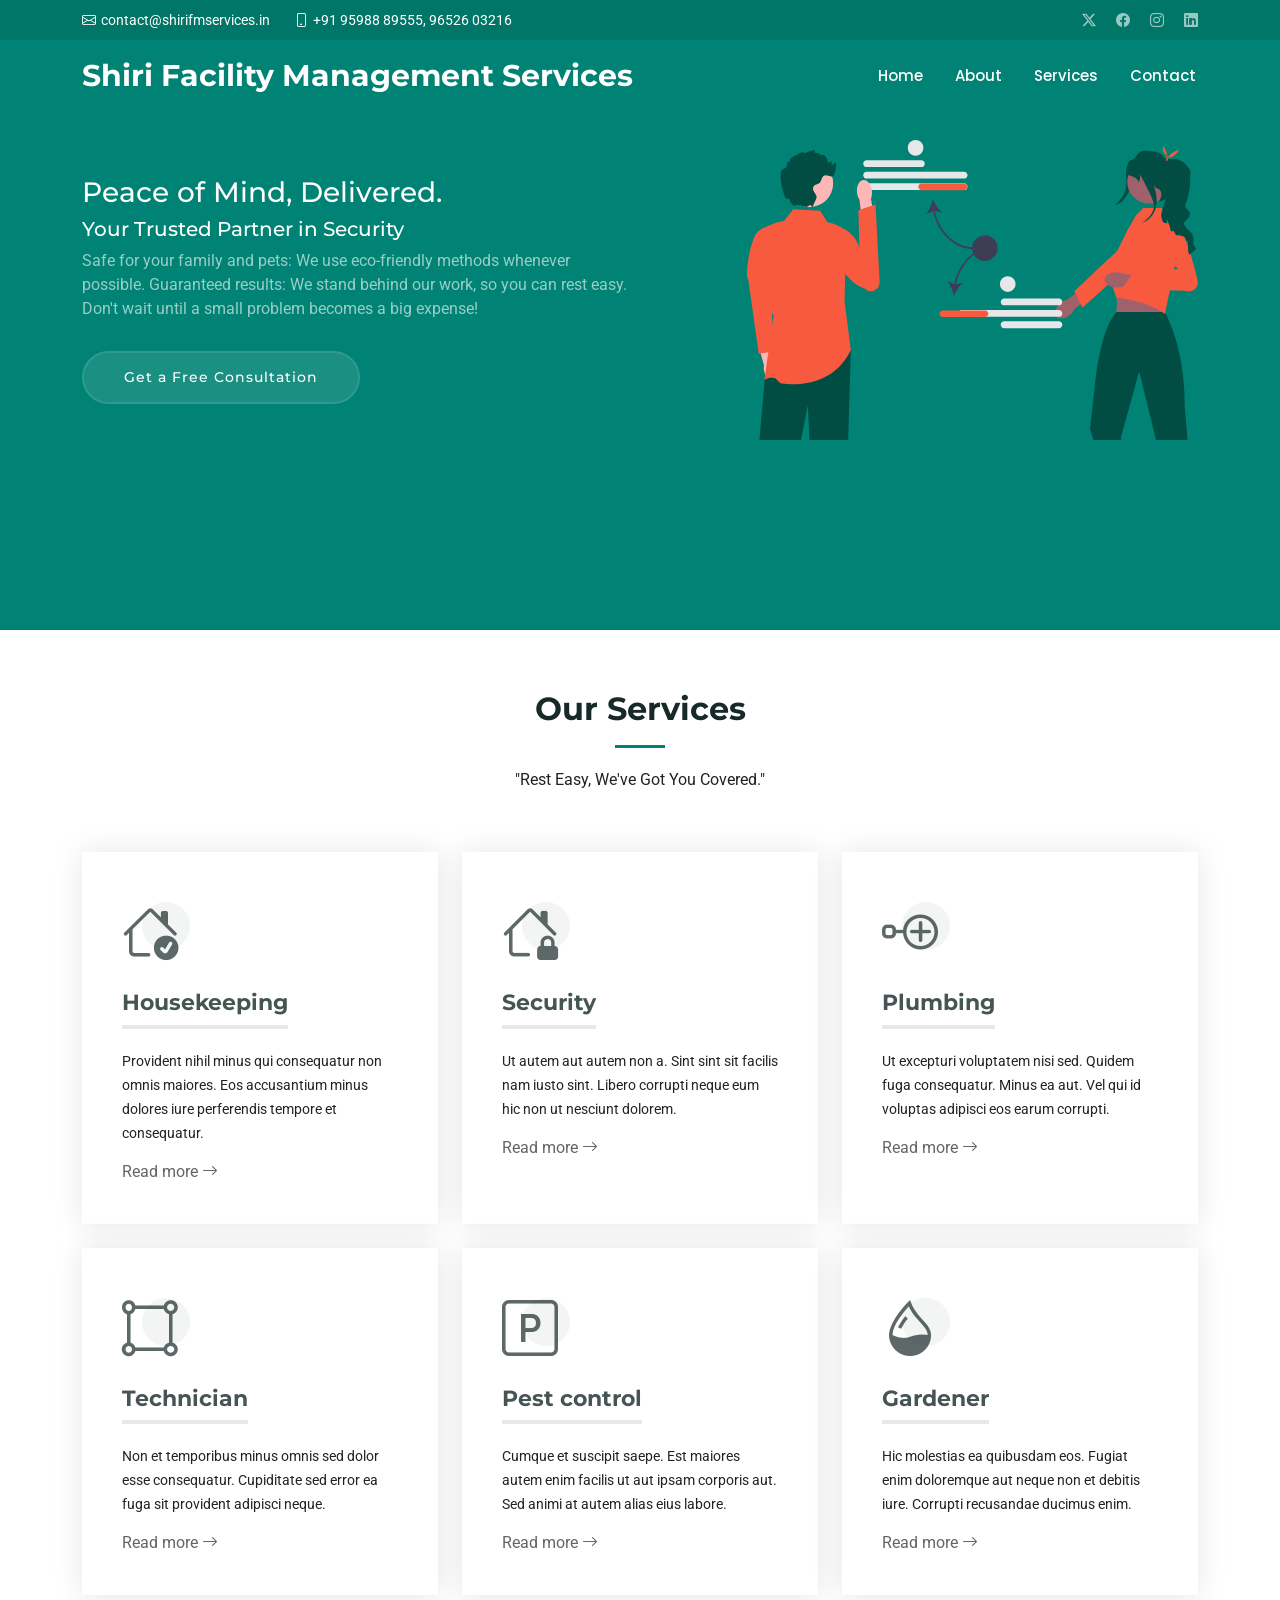
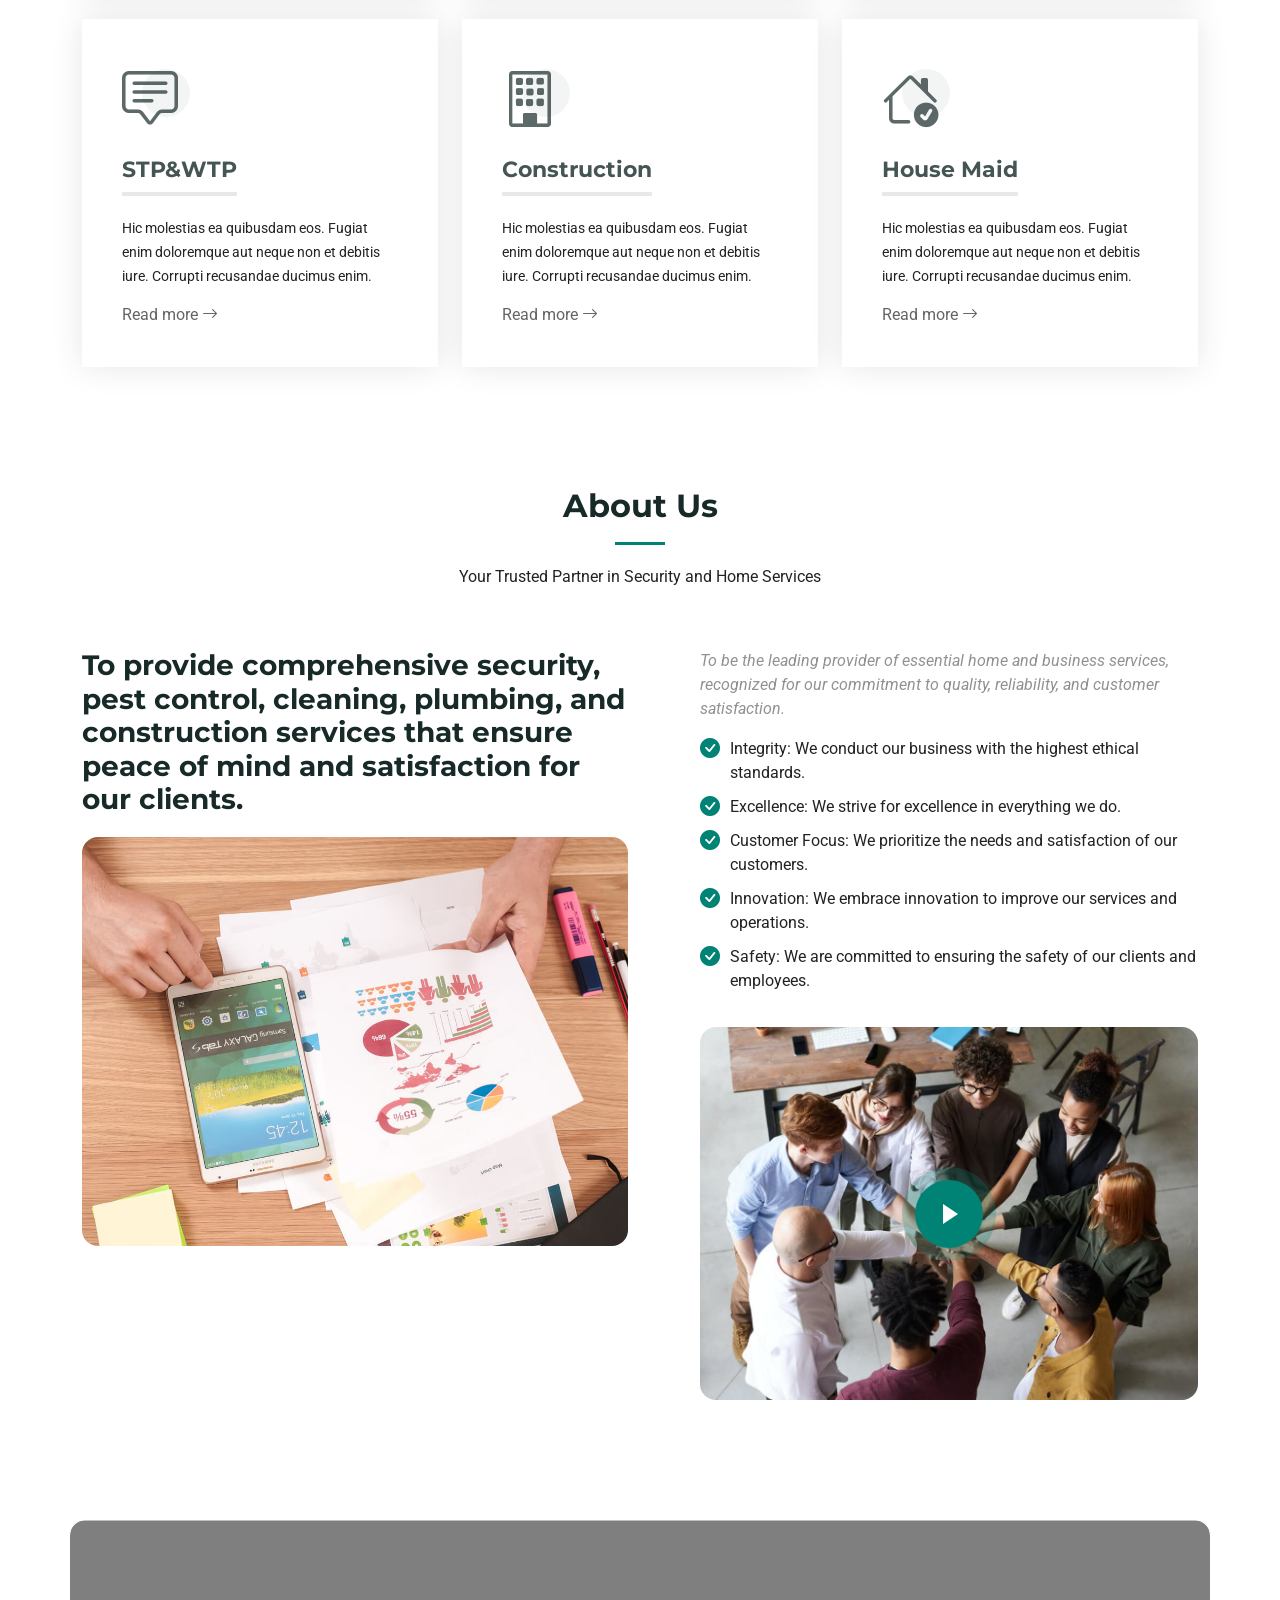
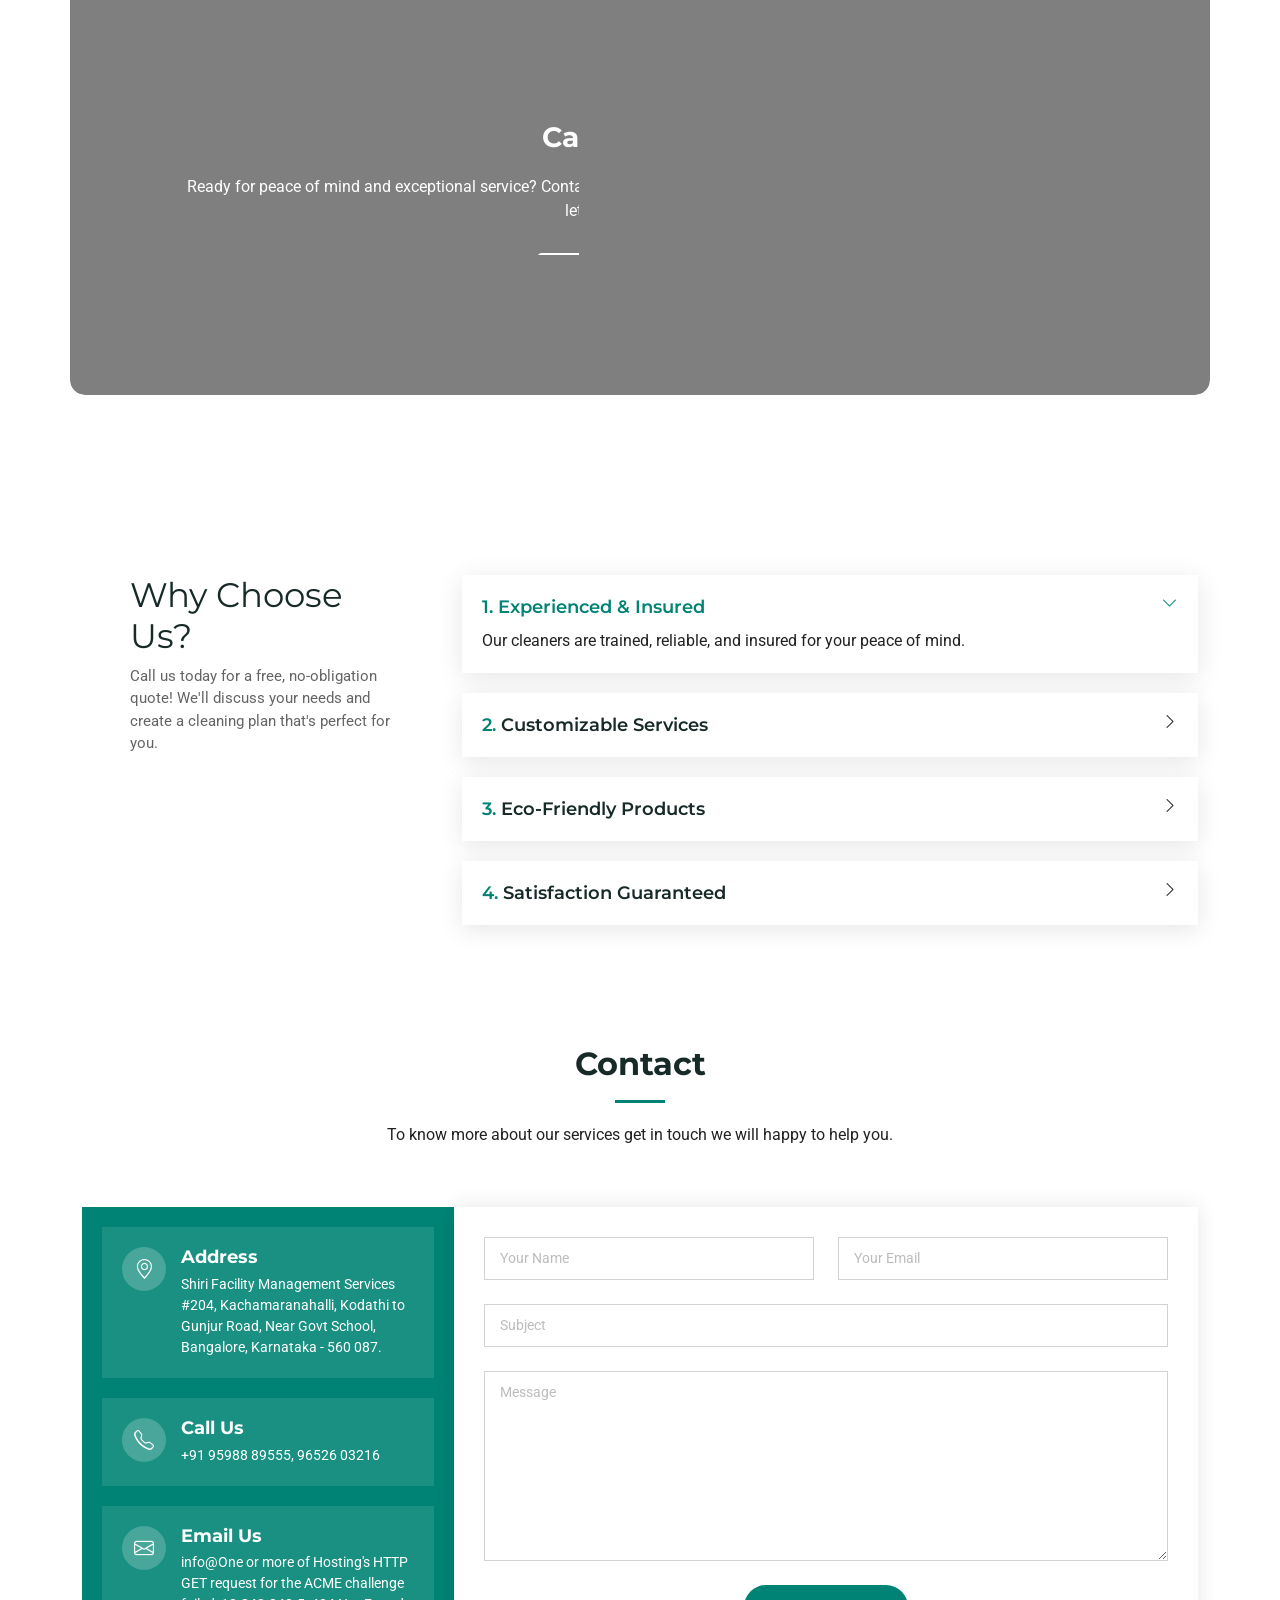
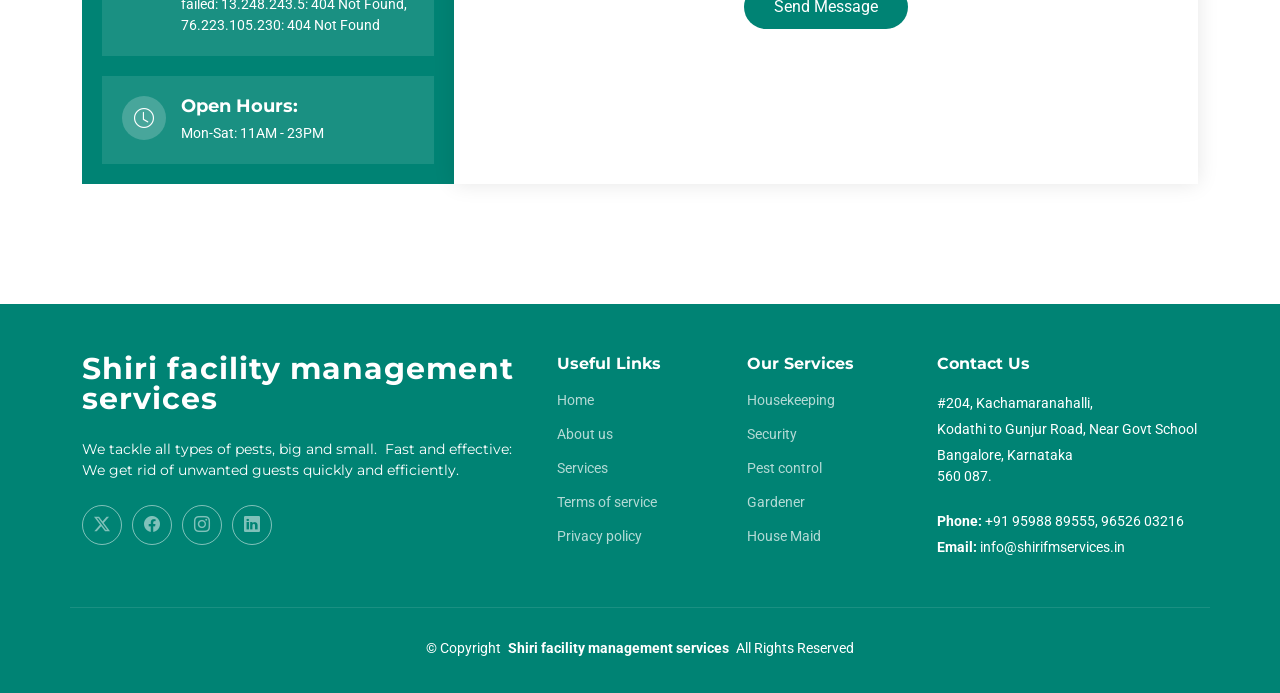
<file: index.html>
<!DOCTYPE html>
<html lang="en">

<head>
  <meta charset="utf-8">
  <meta content="width=device-width, initial-scale=1.0" name="viewport">
  <title>Shiri Facility Management Services</title>
  <meta content="" name="description">
  <meta content="" name="keywords">

  <!-- Favicons -->
  <link href="./assets/img/logo.png" rel="icon">
  <link href="./assets/img/sfmslogo.png" rel="sfmslogo">

  <!-- Fonts -->
  <link href="https://fonts.googleapis.com" rel="preconnect">
  <link href="https://fonts.gstatic.com" rel="preconnect" crossorigin>
  <link href="https://fonts.googleapis.com/css2?family=Roboto:ital,wght@0,100;0,300;0,400;0,500;0,700;0,900;1,100;1,300;1,400;1,500;1,700;1,900&family=Montserrat:ital,wght@0,100;0,200;0,300;0,400;0,500;0,600;0,700;0,800;0,900;1,100;1,200;1,300;1,400;1,500;1,600;1,700;1,800;1,900&family=Poppins:ital,wght@0,100;0,200;0,300;0,400;0,500;0,600;0,700;0,800;0,900;1,100;1,200;1,300;1,400;1,500;1,600;1,700;1,800;1,900&display=swap" rel="stylesheet">

  <!-- Vendor CSS Files -->
  <link href="./assets/vendor/bootstrap/css/bootstrap.min.css" rel="stylesheet">
  <link href="./assets/vendor/bootstrap-icons/bootstrap-icons.css" rel="stylesheet">
  <link href="./assets/vendor/aos/aos.css" rel="stylesheet">
  <link href="./assets/vendor/glightbox/css/glightbox.min.css" rel="stylesheet">
  <link href="./assets/vendor/swiper/swiper-bundle.min.css" rel="stylesheet">

  <!-- Main CSS File -->
  <link href="./assets/css/main.css" rel="stylesheet">

  <!-- =======================================================
  * Template Name: Shiri Facility Management Services
  * Template URL: https://bootstrapmade.com/Shiri-Facility-Management-Services-bootstrap-business-website-template/
  * Updated: Jun 29 2024 with Bootstrap v5.3.3
  * Author: BootstrapMade.com
  * License: https://bootstrapmade.com/license/
  ======================================================== -->
</head>

<body class="index-page">

  <header id="header" class="header fixed-top">

    <div class="topbar d-flex align-items-center">
      <div class="container d-flex justify-content-center justify-content-md-between">
        <div class="contact-info d-flex align-items-center">
          <i class="bi bi-envelope d-flex align-items-center"><a href="mailto:info@shirifmservices.in">contact@shirifmservices.in</a></i>
          <i class="bi bi-phone d-flex align-items-center ms-4"><span>+91 95988 89555, 96526 03216</span></i>
        </div>
        <div class="social-links d-none d-md-flex align-items-center">
          <a href="#" class="twitter"><i class="bi bi-twitter-x"></i></a>
          <a href="#" class="facebook"><i class="bi bi-facebook"></i></a>
          <a href="#" class="instagram"><i class="bi bi-instagram"></i></a>
          <a href="#" class="linkedin"><i class="bi bi-linkedin"></i></a>
        </div>
      </div>
    </div><!-- End Top Bar -->

    <div class="branding d-flex align-items-cente">

      <div class="container position-relative d-flex align-items-center justify-content-between">
        <a href="index.html" class="logo d-flex align-items-center">
          <!-- Uncomment the line below if you also wish to use an image logo -->
          <!-- <img src="./assets/img/logo.png" alt=""> -->
          <h1 class="sitename">Shiri Facility Management Services</h1>
          <span>.</span>
        </a>

        <nav id="navmenu" class="navmenu">
          <ul>
            <li><a href="#hero" class="active">Home<br></a></li>
            <li><a href="#about">About</a></li>
            <li><a href="#services">Services</a></li>
            <!-- <li><a href="#portfolio">Portfolio</a></li> -->
            <!-- <li><a href="#team">Team</a></li> -->
            <!-- <li><a href="#recent-posts">Blog</a></li> -->
            <!-- <li class="dropdown"><a href="#"><span>Dropdown</span> <i class="bi bi-chevron-down toggle-dropdown"></i></a>
              <ul>
                <li><a href="#">Dropdown 1</a></li>
                <li class="dropdown"><a href="#"><span>Deep Dropdown</span> <i class="bi bi-chevron-down toggle-dropdown"></i></a>
                  <ul>
                    <li><a href="#">Deep Dropdown 1</a></li>
                    <li><a href="#">Deep Dropdown 2</a></li>
                    <li><a href="#">Deep Dropdown 3</a></li>
                    <li><a href="#">Deep Dropdown 4</a></li>
                    <li><a href="#">Deep Dropdown 5</a></li>
                  </ul>
                </li>
                <li><a href="#">Dropdown 2</a></li>
                <li><a href="#">Dropdown 3</a></li>
                <li><a href="#">Dropdown 4</a></li>
              </ul>
            </li> -->
            <li><a href="#contact">Contact</a></li>
          </ul>
          <i class="mobile-nav-toggle d-xl-none bi bi-list"></i>
        </nav>

      </div>

    </div>

  </header>

  <main class="main">

    <!-- Hero Section -->
    <section id="hero" class="hero section accent-background" style="height: 70vh;">

      <div class="container position-relative" data-aos="fade-up" data-aos-delay="100">
        <div class="row gy-5 justify-content-between">
          <div class="col-lg-6 order-2 order-lg-1 d-flex flex-column justify-content-center">
            <!-- <h2><span>Welcome to </span><span class="accent"><br>Shirifm Services</span></h2> -->
             <h3>Peace of Mind, Delivered.</h3>
             <h5>Your Trusted Partner in Security</h5>
            <p>Safe for your family and pets: We use eco-friendly methods whenever possible.
              Guaranteed results: We stand behind our work, so you can rest easy. Don't wait until a small problem becomes a big expense!</p>
            <div class="d-flex">
              <a href="#contact" class="btn-get-started">Get a Free Consultation</a>
              <!-- <a href="https://www.youtube.com/watch?v=LXb3EKWsInQ" class="glightbox btn-watch-video d-flex align-items-center"><i class="bi bi-play-circle"></i><span>Watch Video</span></a> -->
            </div>
          </div>
          <div class="col-lg-5 order-1 order-lg-2">
            <img src="./assets/img/hero-img.svg" class="img-fluid" alt="">
          </div>
        </div>
      </div>
    </section><!-- /Hero Section -->

        <!-- Services Section -->
        <section id="services" class="services section">

          <!-- Section Title -->
          <div class="container section-title" data-aos="fade-up">
            <h2>Our Services</h2>
            <p>"Rest Easy, We've Got You Covered."</p>
          </div><!-- End Section Title -->
    
          <div class="container">
    
            <div class="row gy-4">
    
              <div class="col-lg-4 col-md-6" data-aos="fade-up" data-aos-delay="100">
                <div class="service-item  position-relative">
                  <div class="icon">
                    <i class="bi bi-house-check"></i>
                  </div>
                  <h3>Housekeeping</h3>
                  <p>Provident nihil minus qui consequatur non omnis maiores. Eos accusantium minus dolores iure perferendis tempore et consequatur.</p>
                  <a href="service-details.html" class="readmore stretched-link">Read more <i class="bi bi-arrow-right"></i></a>
                </div>
              </div><!-- End Service Item -->
    
              <div class="col-lg-4 col-md-6" data-aos="fade-up" data-aos-delay="200">
                <div class="service-item position-relative">
                  <div class="icon">
                    <i class="bi bi-house-lock"></i>
                  </div>
                  <h3>Security</h3>
                  <p>Ut autem aut autem non a. Sint sint sit facilis nam iusto sint. Libero corrupti neque eum hic non ut nesciunt dolorem.</p>
                  <a href="#" class="readmore stretched-link">Read more <i class="bi bi-arrow-right"></i></a>
                </div>
              </div><!-- End Service Item -->
    
              <div class="col-lg-4 col-md-6" data-aos="fade-up" data-aos-delay="300">
                <div class="service-item position-relative">
                  <div class="icon">
                    <i class="bi bi-node-plus"></i>
                  </div>
                  <h3>Plumbing</h3>
                  <p>Ut excepturi voluptatem nisi sed. Quidem fuga consequatur. Minus ea aut. Vel qui id voluptas adipisci eos earum corrupti.</p>
                  <a href="#" class="readmore stretched-link">Read more <i class="bi bi-arrow-right"></i></a>
                </div>
              </div><!-- End Service Item -->
    
              <div class="col-lg-4 col-md-6" data-aos="fade-up" data-aos-delay="400">
                <div class="service-item position-relative">
                  <div class="icon">
                    <i class="bi bi-bounding-box-circles"></i>
                  </div>
                  <h3>Technician</h3>
                  <p>Non et temporibus minus omnis sed dolor esse consequatur. Cupiditate sed error ea fuga sit provident adipisci neque.</p>
                  <a href="#" class="readmore stretched-link">Read more <i class="bi bi-arrow-right"></i></a>
                </div>
              </div><!-- End Service Item -->
    
              <div class="col-lg-4 col-md-6" data-aos="fade-up" data-aos-delay="500">
                <div class="service-item position-relative">
                  <div class="icon">
                    <i class="bi bi-p-square"></i>
                  </div>
                  <h3>Pest control</h3>
                  <p>Cumque et suscipit saepe. Est maiores autem enim facilis ut aut ipsam corporis aut. Sed animi at autem alias eius labore.</p>
                  <a href="#" class="readmore stretched-link">Read more <i class="bi bi-arrow-right"></i></a>
                </div>
              </div><!-- End Service Item -->
    
              <div class="col-lg-4 col-md-6" data-aos="fade-up" data-aos-delay="600">
                <div class="service-item position-relative">
                  <div class="icon">
                    <i class="bi bi-droplet-half"></i>
                  </div>
                  <h3>Gardener</h3>
                  <p>Hic molestias ea quibusdam eos. Fugiat enim doloremque aut neque non et debitis iure. Corrupti recusandae ducimus enim.</p>
                  <a href="#" class="readmore stretched-link">Read more <i class="bi bi-arrow-right"></i></a>
                </div>
              </div><!-- End Service Item -->

              <div class="col-lg-4 col-md-6" data-aos="fade-up" data-aos-delay="600">
                <div class="service-item position-relative">
                  <div class="icon">
                    <i class="bi bi-chat-square-text"></i>
                  </div>
                  <h3>STP&WTP</h3>
                  <p>Hic molestias ea quibusdam eos. Fugiat enim doloremque aut neque non et debitis iure. Corrupti recusandae ducimus enim.</p>
                  <a href="#" class="readmore stretched-link">Read more <i class="bi bi-arrow-right"></i></a>
                </div>
              </div><!-- End Service Item -->

              <div class="col-lg-4 col-md-6" data-aos="fade-up" data-aos-delay="600">
                <div class="service-item position-relative">
                  <div class="icon">
                    <i class="bi bi-building"></i>
                  </div>
                  <h3>Construction</h3>
                  <p>Hic molestias ea quibusdam eos. Fugiat enim doloremque aut neque non et debitis iure. Corrupti recusandae ducimus enim.</p>
                  <a href="#" class="readmore stretched-link">Read more <i class="bi bi-arrow-right"></i></a>
                </div>
              </div><!-- End Service Item -->

              <div class="col-lg-4 col-md-6" data-aos="fade-up" data-aos-delay="600">
                <div class="service-item position-relative">
                  <div class="icon">
                    <i class="bi bi-house-check"></i>
                  </div>
                  <h3>House Maid</h3>
                  <p>Hic molestias ea quibusdam eos. Fugiat enim doloremque aut neque non et debitis iure. Corrupti recusandae ducimus enim.</p>
                  <a href="#" class="readmore stretched-link">Read more <i class="bi bi-arrow-right"></i></a>
                </div>
              </div><!-- End Service Item -->
    
            </div>
    
          </div>
    
        </section><!-- /Services Section -->

    <!-- About Section -->
    <section id="about" class="about section">

      <!-- Section Title -->
      <div class="container section-title" data-aos="fade-up">
        <h2>About Us<br></h2>
        <p>Your Trusted Partner in Security and Home Services</p>
      </div><!-- End Section Title -->

      <div class="container">

        <div class="row gy-4">
          <div class="col-lg-6" data-aos="fade-up" data-aos-delay="100">
            <h3>To provide comprehensive security, pest control, cleaning, plumbing, and construction services that ensure peace of mind and satisfaction for our clients.</h3>
            <img src="./assets/img/about.jpg" class="img-fluid rounded-4 mb-4" alt="">
            <!-- <p>Ut fugiat ut sunt quia veniam. Voluptate perferendis perspiciatis quod nisi et. Placeat debitis quia recusandae odit et consequatur voluptatem. Dignissimos pariatur consectetur fugiat voluptas ea.</p> -->
            <!-- <p>Temporibus nihil enim deserunt sed ea. Provident sit expedita aut cupiditate nihil vitae quo officia vel. Blanditiis eligendi possimus et in cum. Quidem eos ut sint rem veniam qui. Ut ut repellendus nobis tempore doloribus debitis explicabo similique sit. Accusantium sed ut omnis beatae neque deleniti repellendus.</p> -->
          </div>
          <div class="col-lg-6" data-aos="fade-up" data-aos-delay="250">
            <div class="content ps-0 ps-lg-5">
              <p class="fst-italic">
                To be the leading provider of essential home and business services, recognized for our commitment to quality, reliability, and customer satisfaction.
              </p>
              <ul>
                <li><i class="bi bi-check-circle-fill"></i> <span>Integrity: We conduct our business with the highest ethical standards.</span></li>
                <li><i class="bi bi-check-circle-fill"></i> <span>Excellence: We strive for excellence in everything we do.</span></li>
                <li><i class="bi bi-check-circle-fill"></i> <span>Customer Focus: We prioritize the needs and satisfaction of our customers.</span></li>
                <li><i class="bi bi-check-circle-fill"></i> <span>Innovation: We embrace innovation to improve our services and operations.</span></li>
                <li><i class="bi bi-check-circle-fill"></i> <span>Safety: We are committed to ensuring the safety of our clients and employees.</span></li>
              </ul>
              <!-- <p>
                Ullamco laboris nisi ut aliquip ex ea commodo consequat. Duis aute irure dolor in reprehenderit in voluptate
                velit esse cillum dolore eu fugiat nulla pariatur. Excepteur sint occaecat cupidatat non proident
              </p> -->

              <div class="position-relative mt-4">
                <img src="./assets/img/about-2.jpg" class="img-fluid rounded-4" alt="">
                <a href="https://www.youtube.com/watch?v=LXb3EKWsInQ" class="glightbox pulsating-play-btn"></a>
              </div>
            </div>
          </div>
        </div>

      </div>

    </section><!-- /About Section -->

    <!-- Clients Section -->
    <!-- <section id="clients" class="clients section">

      <div class="container">

        <div class="swiper init-swiper">
          <script type="application/json" class="swiper-config">
            {
              "loop": true,
              "speed": 600,
              "autoplay": {
                "delay": 5000
              },
              "slidesPerView": "auto",
              "pagination": {
                "el": ".swiper-pagination",
                "type": "bullets",
                "clickable": true
              },
              "breakpoints": {
                "320": {
                  "slidesPerView": 2,
                  "spaceBetween": 40
                },
                "480": {
                  "slidesPerView": 3,
                  "spaceBetween": 60
                },
                "640": {
                  "slidesPerView": 4,
                  "spaceBetween": 80
                },
                "992": {
                  "slidesPerView": 6,
                  "spaceBetween": 120
                }
              }
            }
          </script>
          <div class="swiper-wrapper align-items-center">
            <div class="swiper-slide"><img src="./assets/img/clients/client-1.png" class="img-fluid" alt=""></div>
            <div class="swiper-slide"><img src="./assets/img/clients/client-2.png" class="img-fluid" alt=""></div>
            <div class="swiper-slide"><img src="./assets/img/clients/client-3.png" class="img-fluid" alt=""></div>
            <div class="swiper-slide"><img src="./assets/img/clients/client-4.png" class="img-fluid" alt=""></div>
            <div class="swiper-slide"><img src="./assets/img/clients/client-5.png" class="img-fluid" alt=""></div>
            <div class="swiper-slide"><img src="./assets/img/clients/client-6.png" class="img-fluid" alt=""></div>
            <div class="swiper-slide"><img src="./assets/img/clients/client-7.png" class="img-fluid" alt=""></div>
            <div class="swiper-slide"><img src="./assets/img/clients/client-8.png" class="img-fluid" alt=""></div>
          </div>
        </div>

      </div>

    </section> -->
    <!-- /Clients Section -->

    <!-- Stats Section -->
    <!-- <section id="stats" class="stats section"> -->

      <!-- <div class="container" data-aos="fade-up" data-aos-delay="100"> -->

        <!-- <div class="row gy-4 align-items-center"> -->

          <!-- <div class="col-lg-5">
            <img src="./assets/img/stats-img.svg" alt="" class="img-fluid">
          </div> -->

          <!-- <div class="col-lg-7"> -->

            <!-- <div class="row gy-4"> -->

              <!-- <div class="col-lg-6">
                <div class="stats-item d-flex">
                  <i class="bi bi-emoji-smile flex-shrink-0"></i>
                  <div>
                    <span data-purecounter-start="0" data-purecounter-end="232" data-purecounter-duration="1" class="purecounter"></span>
                    <p><strong>Happy Clients</strong> <span>consequuntur quae</span></p>
                  </div>
                </div>
              </div> -->
              <!-- End Stats Item -->

              <!-- <div class="col-lg-6">
                <div class="stats-item d-flex">
                  <i class="bi bi-journal-richtext flex-shrink-0"></i>
                  <div>
                    <span data-purecounter-start="0" data-purecounter-end="521" data-purecounter-duration="1" class="purecounter"></span>
                    <p><strong>Projects</strong> <span>adipisci atque cum quia aut</span></p>
                  </div>
                </div>
              </div> -->
              <!-- End Stats Item -->

              <!-- <div class="col-lg-6">
                <div class="stats-item d-flex">
                  <i class="bi bi-headset flex-shrink-0"></i>
                  <div>
                    <span data-purecounter-start="0" data-purecounter-end="1453" data-purecounter-duration="1" class="purecounter"></span>
                    <p><strong>Hours Of Support</strong> <span>aut commodi quaerat</span></p>
                  </div>
                </div>
              </div> -->
              <!-- End Stats Item -->

              <!-- <div class="col-lg-6">
                <div class="stats-item d-flex">
                  <i class="bi bi-people flex-shrink-0"></i>
                  <div>
                    <span data-purecounter-start="0" data-purecounter-end="32" data-purecounter-duration="1" class="purecounter"></span>
                    <p><strong>Hard Workers</strong> <span>rerum asperiores dolor</span></p>
                  </div>
                </div>
              </div> -->
              <!-- End Stats Item -->

            <!-- </div> -->

          <!-- </div> -->

        <!-- </div> -->

      <!-- </div> -->

    <!-- </section> -->
    <!-- /Stats Section -->

    <!-- Call To Action Section -->
    <section id="call-to-action" class="call-to-action section dark-background">

      <div class="container">
        <img src="./assets/img/cta-bg.jpg" alt="">
        <div class="content row justify-content-center" data-aos="zoom-in" data-aos-delay="100">
          <div class="col-xl-10">
            <div class="text-center">
              <a href="https://www.youtube.com/watch?v=LXb3EKWsInQ" class="glightbox play-btn"></a>
              <h3>Call To Action</h3>
              <p>Ready for peace of mind and exceptional service? Contact  "Shiri Facility Management Services" today for a free consultation and let us handle the rest.</p>
              <a class="cta-btn" href="#contact">Call To Action</a>
            </div>
          </div>
        </div>
      </div>

    </section><!-- /Call To Action Section -->

    <!-- Services Section -->
    <!-- <section id="services" class="services section">


      <div class="container section-title" data-aos="fade-up">
        <h2>Our Services</h2>
        <p>Necessitatibus eius consequatur ex aliquid fuga eum quidem sint consectetur velit</p>
      </div>

      <div class="container">

        <div class="row gy-4">

          <div class="col-lg-4 col-md-6" data-aos="fade-up" data-aos-delay="100">
            <div class="service-item  position-relative">
              <div class="icon">
                <i class="bi bi-activity"></i>
              </div>
              <h3>Nesciunt Mete</h3>
              <p>Provident nihil minus qui consequatur non omnis maiores. Eos accusantium minus dolores iure perferendis tempore et consequatur.</p>
              <a href="#" class="readmore stretched-link">Read more <i class="bi bi-arrow-right"></i></a>
            </div>
          </div>

          <div class="col-lg-4 col-md-6" data-aos="fade-up" data-aos-delay="200">
            <div class="service-item position-relative">
              <div class="icon">
                <i class="bi bi-broadcast"></i>
              </div>
              <h3>Eosle Commodi</h3>
              <p>Ut autem aut autem non a. Sint sint sit facilis nam iusto sint. Libero corrupti neque eum hic non ut nesciunt dolorem.</p>
              <a href="#" class="readmore stretched-link">Read more <i class="bi bi-arrow-right"></i></a>
            </div>
          </div>

          <div class="col-lg-4 col-md-6" data-aos="fade-up" data-aos-delay="300">
            <div class="service-item position-relative">
              <div class="icon">
                <i class="bi bi-easel"></i>
              </div>
              <h3>Ledo Markt</h3>
              <p>Ut excepturi voluptatem nisi sed. Quidem fuga consequatur. Minus ea aut. Vel qui id voluptas adipisci eos earum corrupti.</p>
              <a href="#" class="readmore stretched-link">Read more <i class="bi bi-arrow-right"></i></a>
            </div>
          </div>

          <div class="col-lg-4 col-md-6" data-aos="fade-up" data-aos-delay="400">
            <div class="service-item position-relative">
              <div class="icon">
                <i class="bi bi-bounding-box-circles"></i>
              </div>
              <h3>Asperiores Commodit</h3>
              <p>Non et temporibus minus omnis sed dolor esse consequatur. Cupiditate sed error ea fuga sit provident adipisci neque.</p>
              <a href="#" class="readmore stretched-link">Read more <i class="bi bi-arrow-right"></i></a>
            </div>
          </div>

          <div class="col-lg-4 col-md-6" data-aos="fade-up" data-aos-delay="500">
            <div class="service-item position-relative">
              <div class="icon">
                <i class="bi bi-calendar4-week"></i>
              </div>
              <h3>Velit Doloremque</h3>
              <p>Cumque et suscipit saepe. Est maiores autem enim facilis ut aut ipsam corporis aut. Sed animi at autem alias eius labore.</p>
              <a href="#" class="readmore stretched-link">Read more <i class="bi bi-arrow-right"></i></a>
            </div>
          </div>

          <div class="col-lg-4 col-md-6" data-aos="fade-up" data-aos-delay="600">
            <div class="service-item position-relative">
              <div class="icon">
                <i class="bi bi-chat-square-text"></i>
              </div>
              <h3>Dolori Architecto</h3>
              <p>Hic molestias ea quibusdam eos. Fugiat enim doloremque aut neque non et debitis iure. Corrupti recusandae ducimus enim.</p>
              <a href="#" class="readmore stretched-link">Read more <i class="bi bi-arrow-right"></i></a>
            </div>
          </div>

        </div>

      </div>

    </section> -->
    <!-- /Services Section -->

    <!-- Testimonials Section -->
    <section id="testimonials" class="testimonials section">

      <!-- Section Title -->
      <!-- <div class="container section-title" data-aos="fade-up">
        <h2>Testimonials</h2>
        <p>Necessitatibus eius consequatur ex aliquid fuga eum quidem sint consectetur velit</p>
      </div> -->
      <!-- End Section Title -->

      <!-- <div class="container" data-aos="fade-up" data-aos-delay="100">

        <div class="swiper init-swiper">
          <script type="application/json" class="swiper-config">
            {
              "loop": true,
              "speed": 600,
              "autoplay": {
                "delay": 5000
              },
              "slidesPerView": "auto",
              "pagination": {
                "el": ".swiper-pagination",
                "type": "bullets",
                "clickable": true
              },
              "breakpoints": {
                "320": {
                  "slidesPerView": 1,
                  "spaceBetween": 40
                },
                "1200": {
                  "slidesPerView": 3,
                  "spaceBetween": 10
                }
              }
            }
          </script>
          <div class="swiper-wrapper">

            <div class="swiper-slide">
              <div class="testimonial-item">
                <img src="./assets/img/testimonials/testimonials-1.jpg" class="testimonial-img" alt="">
                <h3>Saul Goodman</h3>
                <h4>Ceo &amp; Founder</h4>
                <div class="stars">
                  <i class="bi bi-star-fill"></i><i class="bi bi-star-fill"></i><i class="bi bi-star-fill"></i><i class="bi bi-star-fill"></i><i class="bi bi-star-fill"></i>
                </div>
                <p>
                  <i class="bi bi-quote quote-icon-left"></i>
                  <span>Proin iaculis purus consequat sem cure digni ssim donec porttitora entum suscipit rhoncus. Accusantium quam, ultricies eget id, aliquam eget nibh et. Maecen aliquam, risus at semper.</span>
                  <i class="bi bi-quote quote-icon-right"></i>
                </p>
              </div>
            </div>

            <div class="swiper-slide">
              <div class="testimonial-item">
                <img src="./assets/img/testimonials/testimonials-2.jpg" class="testimonial-img" alt="">
                <h3>Sara Wilsson</h3>
                <h4>Designer</h4>
                <div class="stars">
                  <i class="bi bi-star-fill"></i><i class="bi bi-star-fill"></i><i class="bi bi-star-fill"></i><i class="bi bi-star-fill"></i><i class="bi bi-star-fill"></i>
                </div>
                <p>
                  <i class="bi bi-quote quote-icon-left"></i>
                  <span>Export tempor illum tamen malis malis eram quae irure esse labore quem cillum quid cillum eram malis quorum velit fore eram velit sunt aliqua noster fugiat irure amet legam anim culpa.</span>
                  <i class="bi bi-quote quote-icon-right"></i>
                </p>
              </div>
            </div>

            <div class="swiper-slide">
              <div class="testimonial-item">
                <img src="./assets/img/testimonials/testimonials-3.jpg" class="testimonial-img" alt="">
                <h3>Jena Karlis</h3>
                <h4>Store Owner</h4>
                <div class="stars">
                  <i class="bi bi-star-fill"></i><i class="bi bi-star-fill"></i><i class="bi bi-star-fill"></i><i class="bi bi-star-fill"></i><i class="bi bi-star-fill"></i>
                </div>
                <p>
                  <i class="bi bi-quote quote-icon-left"></i>
                  <span>Enim nisi quem export duis labore cillum quae magna enim sint quorum nulla quem veniam duis minim tempor labore quem eram duis noster aute amet eram fore quis sint minim.</span>
                  <i class="bi bi-quote quote-icon-right"></i>
                </p>
              </div>
            </div>

            <div class="swiper-slide">
              <div class="testimonial-item">
                <img src="./assets/img/testimonials/testimonials-4.jpg" class="testimonial-img" alt="">
                <h3>Matt Brandon</h3>
                <h4>Freelancer</h4>
                <div class="stars">
                  <i class="bi bi-star-fill"></i><i class="bi bi-star-fill"></i><i class="bi bi-star-fill"></i><i class="bi bi-star-fill"></i><i class="bi bi-star-fill"></i>
                </div>
                <p>
                  <i class="bi bi-quote quote-icon-left"></i>
                  <span>Fugiat enim eram quae cillum dolore dolor amet nulla culpa multos export minim fugiat minim velit minim dolor enim duis veniam ipsum anim magna sunt elit fore quem dolore labore illum veniam.</span>
                  <i class="bi bi-quote quote-icon-right"></i>
                </p>
              </div>
            </div>

            <div class="swiper-slide">
              <div class="testimonial-item">
                <img src="./assets/img/testimonials/testimonials-5.jpg" class="testimonial-img" alt="">
                <h3>John Larson</h3>
                <h4>Entrepreneur</h4>
                <div class="stars">
                  <i class="bi bi-star-fill"></i><i class="bi bi-star-fill"></i><i class="bi bi-star-fill"></i><i class="bi bi-star-fill"></i><i class="bi bi-star-fill"></i>
                </div>
                <p>
                  <i class="bi bi-quote quote-icon-left"></i>
                  <span>Quis quorum aliqua sint quem legam fore sunt eram irure aliqua veniam tempor noster veniam enim culpa labore duis sunt culpa nulla illum cillum fugiat legam esse veniam culpa fore nisi cillum quid.</span>
                  <i class="bi bi-quote quote-icon-right"></i>
                </p>
              </div>
            </div>

          </div>
          <div class="swiper-pagination"></div>
        </div>

      </div>

    </section> -->
    <!-- /Testimonials Section -->

    <!-- Portfolio Section -->
    <!-- <section id="portfolio" class="portfolio section">


      <div class="container section-title" data-aos="fade-up">
        <h2>Portfolio</h2>
        <p>Necessitatibus eius consequatur ex aliquid fuga eum quidem sint consectetur velit</p>
      </div>

      <div class="container">

        <div class="isotope-layout" data-default-filter="*" data-layout="masonry" data-sort="original-order">

          <ul class="portfolio-filters isotope-filters" data-aos="fade-up" data-aos-delay="100">
            <li data-filter="*" class="filter-active">All</li>
            <li data-filter=".filter-app">App</li>
            <li data-filter=".filter-product">Product</li>
            <li data-filter=".filter-branding">Branding</li>
            <li data-filter=".filter-books">Books</li>
          </ul>

          <div class="row gy-4 isotope-container" data-aos="fade-up" data-aos-delay="200">

            <div class="col-lg-4 col-md-6 portfolio-item isotope-item filter-app">
              <div class="portfolio-content h-100">
                <a href="./assets/img/portfolio/app-1.jpg" data-gallery="portfolio-gallery-app" class="glightbox"><img src="./assets/img/portfolio/app-1.jpg" class="img-fluid" alt=""></a>
                <div class="portfolio-info">
                  <h4><a href="portfolio-details.html" title="More Details">App 1</a></h4>
                  <p>Lorem ipsum, dolor sit amet consectetur</p>
                </div>
              </div>
            </div>

            <div class="col-lg-4 col-md-6 portfolio-item isotope-item filter-product">
              <div class="portfolio-content h-100">
                <a href="./assets/img/portfolio/product-1.jpg" data-gallery="portfolio-gallery-app" class="glightbox"><img src="./assets/img/portfolio/product-1.jpg" class="img-fluid" alt=""></a>
                <div class="portfolio-info">
                  <h4><a href="portfolio-details.html" title="More Details">Product 1</a></h4>
                  <p>Lorem ipsum, dolor sit amet consectetur</p>
                </div>
              </div>
            </div>

            <div class="col-lg-4 col-md-6 portfolio-item isotope-item filter-branding">
              <div class="portfolio-content h-100">
                <a href="./assets/img/portfolio/branding-1.jpg" data-gallery="portfolio-gallery-app" class="glightbox"><img src="./assets/img/portfolio/branding-1.jpg" class="img-fluid" alt=""></a>
                <div class="portfolio-info">
                  <h4><a href="portfolio-details.html" title="More Details">Branding 1</a></h4>
                  <p>Lorem ipsum, dolor sit amet consectetur</p>
                </div>
              </div>
            </div>

            <div class="col-lg-4 col-md-6 portfolio-item isotope-item filter-books">
              <div class="portfolio-content h-100">
                <a href="./assets/img/portfolio/books-1.jpg" data-gallery="portfolio-gallery-app" class="glightbox"><img src="./assets/img/portfolio/books-1.jpg" class="img-fluid" alt=""></a>
                <div class="portfolio-info">
                  <h4><a href="portfolio-details.html" title="More Details">Books 1</a></h4>
                  <p>Lorem ipsum, dolor sit amet consectetur</p>
                </div>
              </div>
            </div>

            <div class="col-lg-4 col-md-6 portfolio-item isotope-item filter-app">
              <div class="portfolio-content h-100">
                <a href="./assets/img/portfolio/app-2.jpg" data-gallery="portfolio-gallery-app" class="glightbox"><img src="./assets/img/portfolio/app-2.jpg" class="img-fluid" alt=""></a>
                <div class="portfolio-info">
                  <h4><a href="portfolio-details.html" title="More Details">App 2</a></h4>
                  <p>Lorem ipsum, dolor sit amet consectetur</p>
                </div>
              </div>
            </div>

            <div class="col-lg-4 col-md-6 portfolio-item isotope-item filter-product">
              <div class="portfolio-content h-100">
                <a href="./assets/img/portfolio/product-2.jpg" data-gallery="portfolio-gallery-app" class="glightbox"><img src="./assets/img/portfolio/product-2.jpg" class="img-fluid" alt=""></a>
                <div class="portfolio-info">
                  <h4><a href="portfolio-details.html" title="More Details">Product 2</a></h4>
                  <p>Lorem ipsum, dolor sit amet consectetur</p>
                </div>
              </div>
            </div>

            <div class="col-lg-4 col-md-6 portfolio-item isotope-item filter-branding">
              <div class="portfolio-content h-100">
                <a href="./assets/img/portfolio/branding-2.jpg" data-gallery="portfolio-gallery-app" class="glightbox"><img src="./assets/img/portfolio/branding-2.jpg" class="img-fluid" alt=""></a>
                <div class="portfolio-info">
                  <h4><a href="portfolio-details.html" title="More Details">Branding 2</a></h4>
                  <p>Lorem ipsum, dolor sit amet consectetur</p>
                </div>
              </div>
            </div>

            <div class="col-lg-4 col-md-6 portfolio-item isotope-item filter-books">
              <div class="portfolio-content h-100">
                <a href="./assets/img/portfolio/books-2.jpg" data-gallery="portfolio-gallery-app" class="glightbox"><img src="./assets/img/portfolio/books-2.jpg" class="img-fluid" alt=""></a>
                <div class="portfolio-info">
                  <h4><a href="portfolio-details.html" title="More Details">Books 2</a></h4>
                  <p>Lorem ipsum, dolor sit amet consectetur</p>
                </div>
              </div>
            </div>

            <div class="col-lg-4 col-md-6 portfolio-item isotope-item filter-app">
              <div class="portfolio-content h-100">
                <a href="./assets/img/portfolio/app-3.jpg" data-gallery="portfolio-gallery-app" class="glightbox"><img src="./assets/img/portfolio/app-3.jpg" class="img-fluid" alt=""></a>
                <div class="portfolio-info">
                  <h4><a href="portfolio-details.html" title="More Details">App 3</a></h4>
                  <p>Lorem ipsum, dolor sit amet consectetur</p>
                </div>
              </div>
            </div>

            <div class="col-lg-4 col-md-6 portfolio-item isotope-item filter-product">
              <div class="portfolio-content h-100">
                <a href="./assets/img/portfolio/product-3.jpg" data-gallery="portfolio-gallery-app" class="glightbox"><img src="./assets/img/portfolio/product-3.jpg" class="img-fluid" alt=""></a>
                <div class="portfolio-info">
                  <h4><a href="portfolio-details.html" title="More Details">Product 3</a></h4>
                  <p>Lorem ipsum, dolor sit amet consectetur</p>
                </div>
              </div>
            </div>

            <div class="col-lg-4 col-md-6 portfolio-item isotope-item filter-branding">
              <div class="portfolio-content h-100">
                <a href="./assets/img/portfolio/branding-3.jpg" data-gallery="portfolio-gallery-app" class="glightbox"><img src="./assets/img/portfolio/branding-3.jpg" class="img-fluid" alt=""></a>
                <div class="portfolio-info">
                  <h4><a href="portfolio-details.html" title="More Details">Branding 3</a></h4>
                  <p>Lorem ipsum, dolor sit amet consectetur</p>
                </div>
              </div>
            </div>

            <div class="col-lg-4 col-md-6 portfolio-item isotope-item filter-books">
              <div class="portfolio-content h-100">
                <a href="./assets/img/portfolio/books-3.jpg" data-gallery="portfolio-gallery-app" class="glightbox"><img src="./assets/img/portfolio/books-3.jpg" class="img-fluid" alt=""></a>
                <div class="portfolio-info">
                  <h4><a href="portfolio-details.html" title="More Details">Books 3</a></h4>
                  <p>Lorem ipsum, dolor sit amet consectetur</p>
                </div>
              </div>
            </div>

          </div>

        </div>

      </div>

    </section> -->
    <!-- /Portfolio Section -->

    <!-- Team Section -->
    <!-- <section id="team" class="team section"> -->

      <!-- Section Title -->
      <!-- <div class="container section-title" data-aos="fade-up">
        <h2>Our Team</h2>
        <p>Necessitatibus eius consequatur ex aliquid fuga eum quidem sint consectetur velit</p>
      </div>

      <div class="container">

        <div class="row gy-4">

          <div class="col-xl-3 col-md-6 d-flex" data-aos="fade-up" data-aos-delay="100">
            <div class="member">
              <img src="./assets/img/team/team-1.jpg" class="img-fluid" alt="">
              <h4>Walter White</h4>
              <span>Web Development</span>
              <div class="social">
                <a href=""><i class="bi bi-twitter-x"></i></a>
                <a href=""><i class="bi bi-facebook"></i></a>
                <a href=""><i class="bi bi-instagram"></i></a>
                <a href=""><i class="bi bi-linkedin"></i></a>
              </div>
            </div>
          </div>

          <div class="col-xl-3 col-md-6 d-flex" data-aos="fade-up" data-aos-delay="200">
            <div class="member">
              <img src="./assets/img/team/team-2.jpg" class="img-fluid" alt="">
              <h4>Sarah Jhinson</h4>
              <span>Marketing</span>
              <div class="social">
                <a href=""><i class="bi bi-twitter-x"></i></a>
                <a href=""><i class="bi bi-facebook"></i></a>
                <a href=""><i class="bi bi-instagram"></i></a>
                <a href=""><i class="bi bi-linkedin"></i></a>
              </div>
            </div>
          </div>

          <div class="col-xl-3 col-md-6 d-flex" data-aos="fade-up" data-aos-delay="300">
            <div class="member">
              <img src="./assets/img/team/team-3.jpg" class="img-fluid" alt="">
              <h4>William Anderson</h4>
              <span>Content</span>
              <div class="social">
                <a href=""><i class="bi bi-twitter-x"></i></a>
                <a href=""><i class="bi bi-facebook"></i></a>
                <a href=""><i class="bi bi-instagram"></i></a>
                <a href=""><i class="bi bi-linkedin"></i></a>
              </div>
            </div>
          </div>

          <div class="col-xl-3 col-md-6 d-flex" data-aos="fade-up" data-aos-delay="400">
            <div class="member">
              <img src="./assets/img/team/team-4.jpg" class="img-fluid" alt="">
              <h4>Amanda Jepson</h4>
              <span>Accountant</span>
              <div class="social">
                <a href=""><i class="bi bi-twitter-x"></i></a>
                <a href=""><i class="bi bi-facebook"></i></a>
                <a href=""><i class="bi bi-instagram"></i></a>
                <a href=""><i class="bi bi-linkedin"></i></a>
              </div>
            </div>
          </div>

        </div>

      </div> -->

    <!-- </section> -->
    <!-- /Team Section -->

    <!-- Pricing Section -->
    <!-- <section id="pricing" class="pricing section"> -->

      <!-- Section Title -->
      <!-- <div class="container section-title" data-aos="fade-up">
        <h2>Pricing</h2>
        <p>Necessitatibus eius consequatur ex aliquid fuga eum quidem sint consectetur velit</p>
      </div>

      <div class="container" data-aos="zoom-in" data-aos-delay="100">

        <div class="row g-4">

          <div class="col-lg-4">
            <div class="pricing-item">
              <h3>Free Plan</h3>
              <div class="icon">
                <i class="bi bi-box"></i>
              </div>
              <h4><sup>$</sup>0<span> / month</span></h4>
              <ul>
                <li><i class="bi bi-check"></i> <span>Quam adipiscing vitae proin</span></li>
                <li><i class="bi bi-check"></i> <span>Nec feugiat nisl pretium</span></li>
                <li><i class="bi bi-check"></i> <span>Nulla at volutpat diam uteera</span></li>
                <li class="na"><i class="bi bi-x"></i> <span>Pharetra massa massa ultricies</span></li>
                <li class="na"><i class="bi bi-x"></i> <span>Massa ultricies mi quis hendrerit</span></li>
              </ul>
              <div class="text-center"><a href="#" class="buy-btn">Buy Now</a></div>
            </div>
          </div>

          <div class="col-lg-4">
            <div class="pricing-item featured">
              <h3>Business Plan</h3>
              <div class="icon">
                <i class="bi bi-rocket"></i>
              </div>

              <h4><sup>$</sup>29<span> / month</span></h4>
              <ul>
                <li><i class="bi bi-check"></i> <span>Quam adipiscing vitae proin</span></li>
                <li><i class="bi bi-check"></i> <span>Nec feugiat nisl pretium</span></li>
                <li><i class="bi bi-check"></i> <span>Nulla at volutpat diam uteera</span></li>
                <li><i class="bi bi-check"></i> <span>Pharetra massa massa ultricies</span></li>
                <li><i class="bi bi-check"></i> <span>Massa ultricies mi quis hendrerit</span></li>
              </ul>
              <div class="text-center"><a href="#" class="buy-btn">Buy Now</a></div>
            </div>
          </div>

          <div class="col-lg-4">
            <div class="pricing-item">
              <h3>Developer Plan</h3>
              <div class="icon">
                <i class="bi bi-send"></i>
              </div>
              <h4><sup>$</sup>49<span> / month</span></h4>
              <ul>
                <li><i class="bi bi-check"></i> <span>Quam adipiscing vitae proin</span></li>
                <li><i class="bi bi-check"></i> <span>Nec feugiat nisl pretium</span></li>
                <li><i class="bi bi-check"></i> <span>Nulla at volutpat diam uteera</span></li>
                <li><i class="bi bi-check"></i> <span>Pharetra massa massa ultricies</span></li>
                <li><i class="bi bi-check"></i> <span>Massa ultricies mi quis hendrerit</span></li>
              </ul>
              <div class="text-center"><a href="#" class="buy-btn">Buy Now</a></div>
            </div>
          </div>

        </div>

      </div>

    </section> -->

    <!-- Faq Section -->
    <section id="faq" class="faq section">

      <div class="container">

        <div class="row gy-4">

          <div class="col-lg-4" data-aos="fade-up" data-aos-delay="100">
            <div class="content px-xl-5">
              <h3>Why Choose Us?</h3>
              <p>
                Call us today for a free, no-obligation quote! We'll discuss your needs and create a cleaning plan that's perfect for you.
              </p>
            </div>
          </div>

          <div class="col-lg-8" data-aos="fade-up" data-aos-delay="200">

            <div class="faq-container">
              <div class="faq-item faq-active">
                <h3><span class="num">1.</span> <span>Experienced & Insured</span></h3>
                <div class="faq-content">
                  <p>Our cleaners are trained, reliable, and insured for your peace of mind.</p>
                </div>
                <i class="faq-toggle bi bi-chevron-right"></i>
              </div><!-- End Faq item-->

              <div class="faq-item">
                <h3><span class="num">2.</span> <span>Customizable Services</span></h3>
                <div class="faq-content">
                  <p>We tailor our cleaning services to your specific needs and budget.</p>
                </div>
                <i class="faq-toggle bi bi-chevron-right"></i>
              </div><!-- End Faq item-->

              <div class="faq-item">
                <h3><span class="num">3.</span> <span>Eco-Friendly Products</span></h3>
                <div class="faq-content">
                  <p>We use safe and effective cleaning products to protect your family and the environment.</p>
                </div>
                <i class="faq-toggle bi bi-chevron-right"></i>
              </div><!-- End Faq item-->

              <div class="faq-item">
                <h3><span class="num">4.</span> <span>Satisfaction Guaranteed</span></h3>
                <div class="faq-content">
                  <p>We're committed to your satisfaction. If you're not happy, we'll make it right.</p>
                </div>
                <i class="faq-toggle bi bi-chevron-right"></i>
              </div><!-- End Faq item-->

              <!-- <div class="faq-item">
                <h3><span class="num">5.</span> <span>Tempus quam pellentesque nec nam aliquam sem et tortor consequat?</span></h3>
                <div class="faq-content">
                  <p>Molestie a iaculis at erat pellentesque adipiscing commodo. Dignissim suspendisse in est ante in. Nunc vel risus commodo viverra maecenas accumsan. Sit amet nisl suscipit adipiscing bibendum est. Purus gravida quis blandit turpis cursus in</p>
                </div>
                <i class="faq-toggle bi bi-chevron-right"></i>
              </div> -->
              <!-- End Faq item-->

            </div>

          </div>
        </div>

      </div>

    </section><!-- /Faq Section -->

    <!-- Recent Posts Section -->
    <!-- <section id="recent-posts" class="recent-posts section"> -->

      <!-- Section Title -->
      <!-- <div class="container section-title" data-aos="fade-up">
        <h2>Recent Blog Posts</h2>
        <p>Necessitatibus eius consequatur ex aliquid fuga eum quidem sint consectetur velit</p>
      </div> -->

      <!-- <div class="container">

        <div class="row gy-4">

          <div class="col-xl-4 col-md-6" data-aos="fade-up" data-aos-delay="100">
            <article>

              <div class="post-img">
                <img src="./assets/img/blog/blog-1.jpg" alt="" class="img-fluid">
              </div>

              <p class="post-category">Politics</p>

              <h2 class="title">
                <a href="blog-details.html">Dolorum optio tempore voluptas dignissimos</a>
              </h2>

              <div class="d-flex align-items-center">
                <img src="./assets/img/blog/blog-author.jpg" alt="" class="img-fluid post-author-img flex-shrink-0">
                <div class="post-meta">
                  <p class="post-author">Maria Doe</p>
                  <p class="post-date">
                    <time datetime="2022-01-01">Jan 1, 2022</time>
                  </p>
                </div>
              </div> -->

            <!-- </article>
          </div> -->

          <!-- <div class="col-xl-4 col-md-6" data-aos="fade-up" data-aos-delay="200">
            <article>

              <div class="post-img">
                <img src="./assets/img/blog/blog-2.jpg" alt="" class="img-fluid">
              </div>

              <p class="post-category">Sports</p>

              <h2 class="title">
                <a href="blog-details.html">Nisi magni odit consequatur autem nulla dolorem</a>
              </h2>

              <div class="d-flex align-items-center">
                <img src="./assets/img/blog/blog-author-2.jpg" alt="" class="img-fluid post-author-img flex-shrink-0">
                <div class="post-meta">
                  <p class="post-author">Allisa Mayer</p>
                  <p class="post-date">
                    <time datetime="2022-01-01">Jun 5, 2022</time>
                  </p>
                </div>
              </div>

            </article>
          </div> -->

          <!-- <div class="col-xl-4 col-md-6" data-aos="fade-up" data-aos-delay="300">
            <article>

              <div class="post-img">
                <img src="./assets/img/blog/blog-3.jpg" alt="" class="img-fluid">
              </div>

              <p class="post-category">Entertainment</p>

              <h2 class="title">
                <a href="blog-details.html">Possimus soluta ut id suscipit ea ut in quo quia et soluta</a>
              </h2>

              <div class="d-flex align-items-center">
                <img src="./assets/img/blog/blog-author-3.jpg" alt="" class="img-fluid post-author-img flex-shrink-0">
                <div class="post-meta">
                  <p class="post-author">Mark Dower</p>
                  <p class="post-date">
                    <time datetime="2022-01-01">Jun 22, 2022</time>
                  </p>
                </div>
              </div>

            </article>
          </div> -->

        <!-- </div> -->

      <!-- </div> -->

    <!-- </section> -->

    <!-- Contact Section -->
    <section id="contact" class="contact section">

      <!-- Section Title -->
      <div class="container section-title" data-aos="fade-up">
        <h2>Contact</h2>
        <p>To know more about our services get in touch we will happy to help you.</p>
      </div><!-- End Section Title -->

      <div class="container" data-aos="fade-up" data-aos-delay="100">

        <div class="row gx-lg-0 gy-4">

          <div class="col-lg-4">
            <div class="info-container d-flex flex-column align-items-center justify-content-center">
              <div class="info-item d-flex" data-aos="fade-up" data-aos-delay="200">
                <i class="bi bi-geo-alt flex-shrink-0"></i>
                <div>
                  <h3>Address</h3>
                  <p>Shiri Facility Management Services
                    #204, Kachamaranahalli, Kodathi to Gunjur Road,
                    Near Govt School,
                    Bangalore, Karnataka - 560 087.
                  </p>
                </div>
              </div><!-- End Info Item -->

              <div class="info-item d-flex" data-aos="fade-up" data-aos-delay="300">
                <i class="bi bi-telephone flex-shrink-0"></i>
                <div>
                  <h3>Call Us</h3>
                  <p>+91 95988 89555, 96526 03216</p>
                </div>
              </div><!-- End Info Item -->

              <div class="info-item d-flex" data-aos="fade-up" data-aos-delay="400">
                <i class="bi bi-envelope flex-shrink-0"></i>
                <div>
                  <h3>Email Us</h3>
                  <p>info@One or more of Hosting's HTTP GET request for the ACME challenge failed: 13.248.243.5: 404 Not Found, 76.223.105.230: 404 Not Found
</p>
                </div>
              </div><!-- End Info Item -->

              <div class="info-item d-flex" data-aos="fade-up" data-aos-delay="500">
                <i class="bi bi-clock flex-shrink-0"></i>
                <div>
                  <h3>Open Hours:</h3>
                  <p>Mon-Sat: 11AM - 23PM</p>
                </div>
              </div><!-- End Info Item -->

            </div>

          </div>

          <div class="col-lg-8">
            <form action="forms/contact.php" method="post" class="php-email-form" data-aos="fade" data-aos-delay="100">
              <div class="row gy-4">

                <div class="col-md-6">
                  <input type="text" name="name" class="form-control" placeholder="Your Name" required="">
                </div>

                <div class="col-md-6 ">
                  <input type="email" class="form-control" name="email" placeholder="Your Email" required="">
                </div>

                <div class="col-md-12">
                  <input type="text" class="form-control" name="subject" placeholder="Subject" required="">
                </div>

                <div class="col-md-12">
                  <textarea class="form-control" name="message" rows="8" placeholder="Message" required=""></textarea>
                </div>

                <div class="col-md-12 text-center">
                  <div class="loading">Loading</div>
                  <div class="error-message"></div>
                  <div class="sent-message">Your message has been sent. Thank you!</div>

                  <button type="submit">Send Message</button>
                </div>

              </div>
            </form>
          </div><!-- End Contact Form -->

        </div>

      </div>

    </section><!-- /Contact Section -->

  </main>

  <footer id="footer" class="footer accent-background">

    <div class="container footer-top">
      <div class="row gy-4">
        <div class="col-lg-5 col-md-12 footer-about">
          <a href="index.html" class="logo d-flex align-items-center">
            <span class="sitename">Shiri facility management services</span>
          </a>
          <p>We tackle all types of pests, big and small. ️
            Fast and effective: We get rid of unwanted guests quickly and efficiently.</p>
          <div class="social-links d-flex mt-4">
            <a href=""><i class="bi bi-twitter-x"></i></a>
            <a href=""><i class="bi bi-facebook"></i></a>
            <a href=""><i class="bi bi-instagram"></i></a>
            <a href=""><i class="bi bi-linkedin"></i></a>
          </div>
        </div>

        <div class="col-lg-2 col-6 footer-links">
          <h4>Useful Links</h4>
          <ul>
            <li><a href="#">Home</a></li>
            <li><a href="#">About us</a></li>
            <li><a href="#">Services</a></li>
            <li><a href="#">Terms of service</a></li>
            <li><a href="#">Privacy policy</a></li>
          </ul>
        </div>

        <div class="col-lg-2 col-6 footer-links">
          <h4>Our Services</h4>
          <ul>
            <li><a href="#">Housekeeping</a></li>
            <li><a href="#">Security</a></li>
            <!-- <li><a href="#">Plumbing</a></li> -->
            <!-- <li><a href="#">Technician</a></li> -->
            <li><a href="#">Pest control</a></li>
            <li><a href="#">Gardener</a></li>
            <!-- <li><a href="#">STP&WTP</a></li> -->
            <!-- <li><a href="#">CONSTRUCTION</a></li> -->
            <li><a href="#">House Maid</a></li>
          </ul>
        </div>

        <div class="col-lg-3 col-md-12 footer-contact text-center text-md-start">
          <h4>Contact Us</h4>
          <p>#204, Kachamaranahalli,</p>
          <p>Kodathi to Gunjur Road, Near Govt School</p>
          <p>Bangalore, Karnataka <br>560 087.</p>
          <p class="mt-4"><strong>Phone:</strong> <span>+91 95988 89555, 96526 03216</span></p>
          <p><strong>Email:</strong> <span>info@shirifmservices.in</span></p>
        </div>

      </div>
    </div>

    <div class="container copyright text-center mt-4">
      <p>© <span>Copyright</span> <strong class="px-1 sitename">Shiri facility management services</strong> <span>All Rights Reserved</span></p>
      <div class="credits">
        <!-- All the links in the footer should remain intact. -->
        <!-- You can delete the links only if you've purchased the pro version. -->
        <!-- Licensing information: https://bootstrapmade.com/license/ -->
        <!-- Purchase the pro version with working PHP/AJAX contact form: [buy-url] -->
      </div>
    </div>

  </footer>

  <!-- Scroll Top -->
  <a href="#" id="scroll-top" class="scroll-top d-flex align-items-center justify-content-center"><i class="bi bi-arrow-up-short"></i></a>

  <!-- Preloader -->
  <div id="preloader"></div>

  <!-- Vendor JS Files -->
  <script src="./assets/vendor/bootstrap/js/bootstrap.bundle.min.js"></script>
  <script src="./assets/vendor/php-email-form/validate.js"></script>
  <script src="./assets/vendor/aos/aos.js"></script>
  <script src="./assets/vendor/glightbox/js/glightbox.min.js"></script>
  <script src="./assets/vendor/swiper/swiper-bundle.min.js"></script>
  <script src="./assets/vendor/purecounter/purecounter_vanilla.js"></script>
  <script src="./assets/vendor/imagesloaded/imagesloaded.pkgd.min.js"></script>
  <script src="./assets/vendor/isotope-layout/isotope.pkgd.min.js"></script>

  <!-- Main JS File -->
  <script src="./assets/js/main.js"></script>

</body>

</html>
</file>
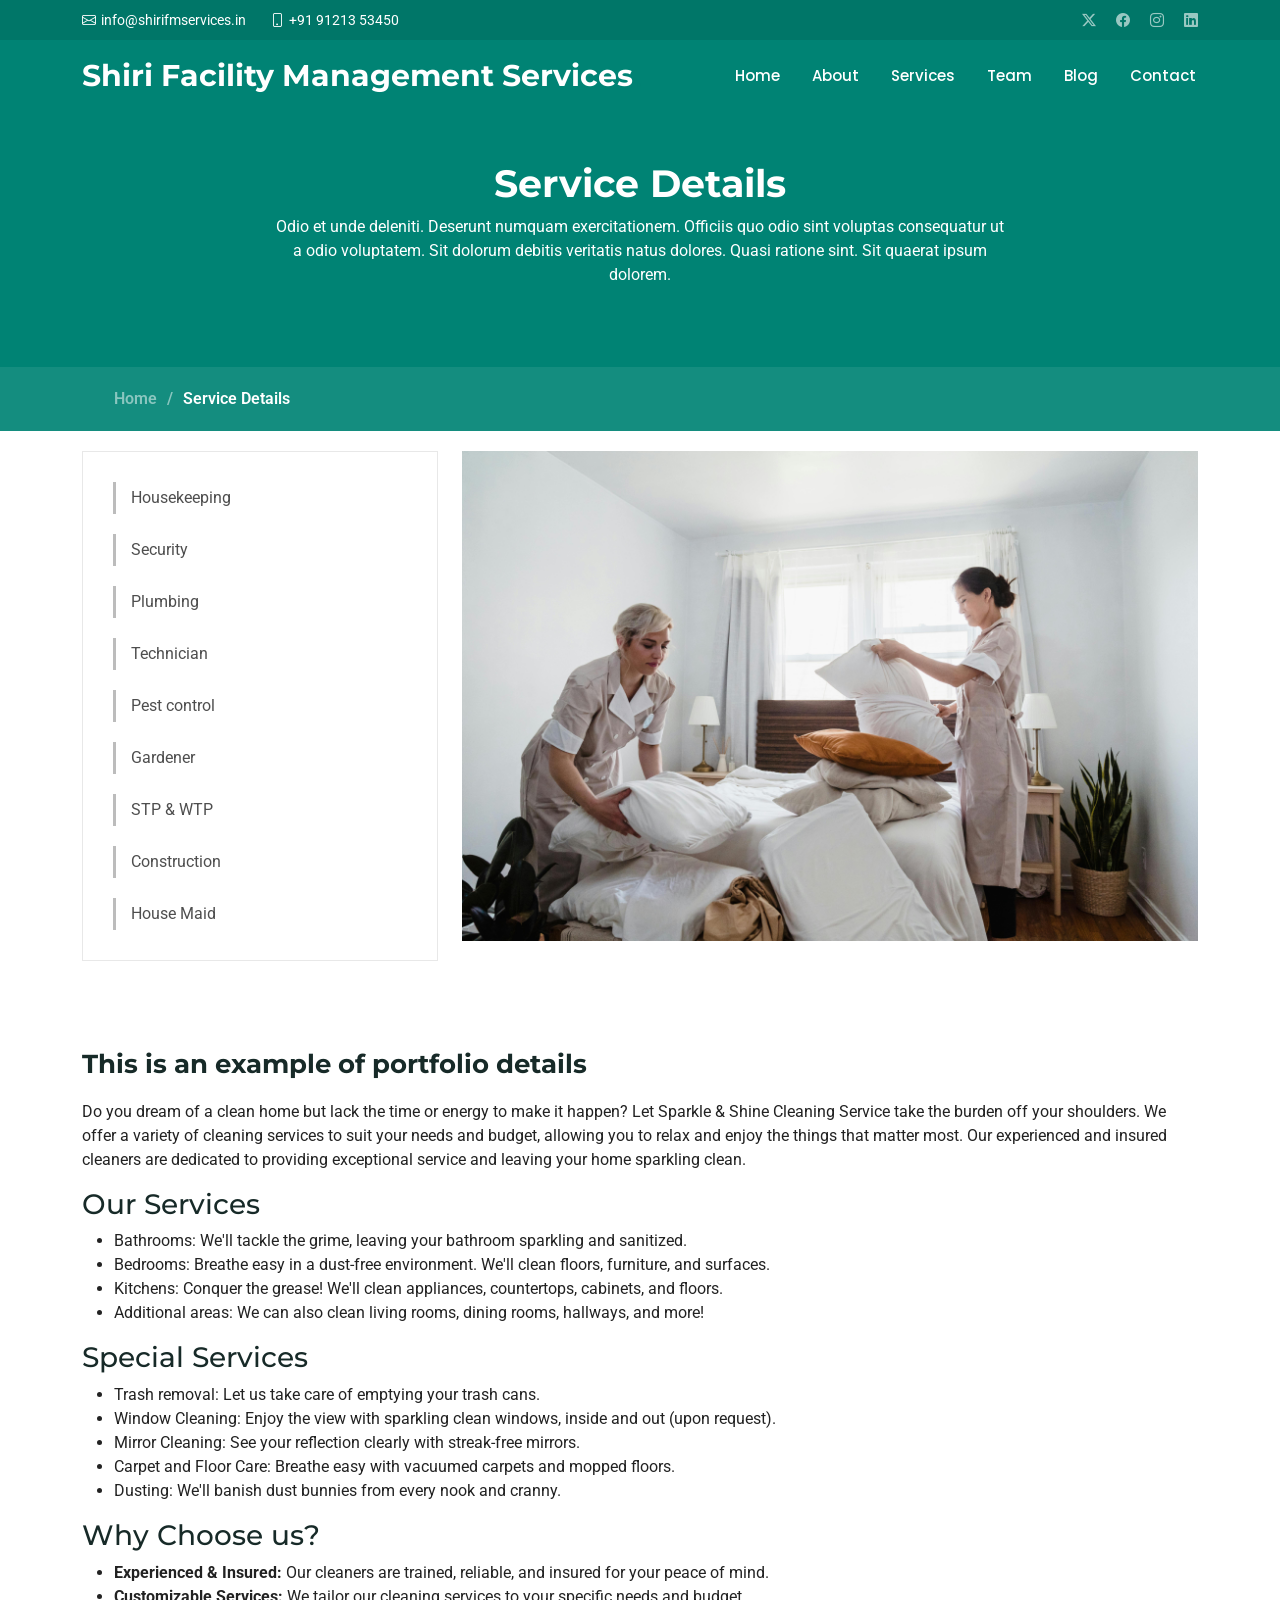
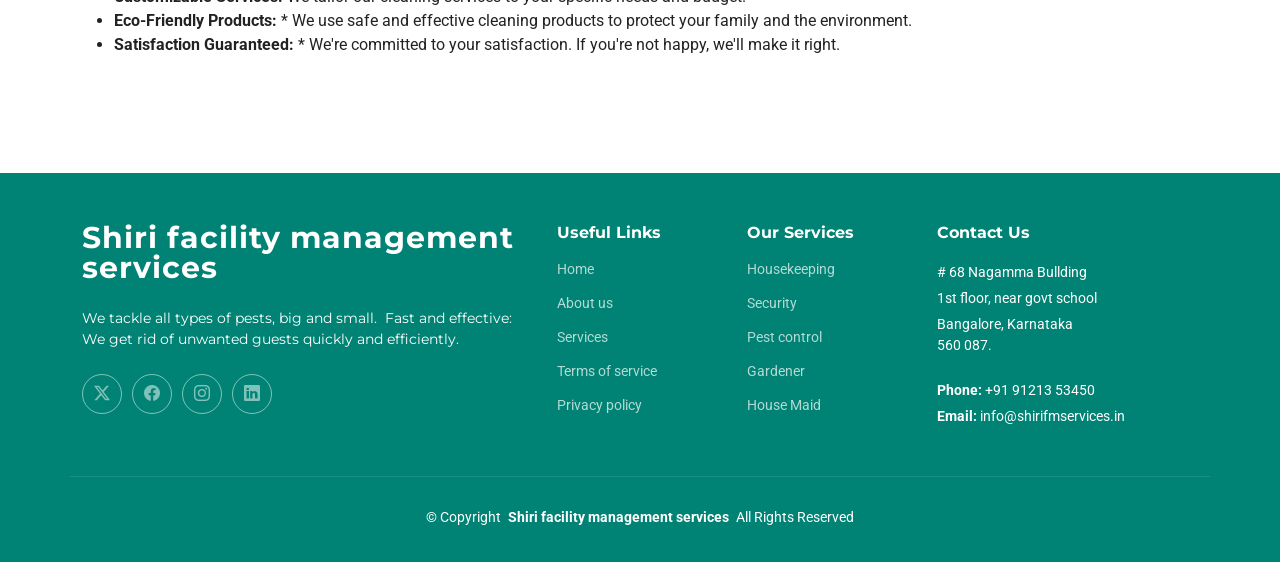
<file: service-details.html>
<!DOCTYPE html>
<html lang="en">

<head>
  <meta charset="utf-8">
  <meta content="width=device-width, initial-scale=1.0" name="viewport">
  <title>Service Details - Shiri Facility Management Services Bootstrap Template</title>
  <meta content="" name="description">
  <meta content="" name="keywords">

  <!-- Favicons -->
  <link href="assets/img/favicon.png" rel="icon">
  <link href="assets/img/apple-touch-icon.png" rel="apple-touch-icon">

  <!-- Fonts -->
  <link href="https://fonts.googleapis.com" rel="preconnect">
  <link href="https://fonts.gstatic.com" rel="preconnect" crossorigin>
  <link
    href="https://fonts.googleapis.com/css2?family=Roboto:ital,wght@0,100;0,300;0,400;0,500;0,700;0,900;1,100;1,300;1,400;1,500;1,700;1,900&family=Montserrat:ital,wght@0,100;0,200;0,300;0,400;0,500;0,600;0,700;0,800;0,900;1,100;1,200;1,300;1,400;1,500;1,600;1,700;1,800;1,900&family=Poppins:ital,wght@0,100;0,200;0,300;0,400;0,500;0,600;0,700;0,800;0,900;1,100;1,200;1,300;1,400;1,500;1,600;1,700;1,800;1,900&display=swap"
    rel="stylesheet">

  <!-- Vendor CSS Files -->
  <link href="assets/vendor/bootstrap/css/bootstrap.min.css" rel="stylesheet">
  <link href="assets/vendor/bootstrap-icons/bootstrap-icons.css" rel="stylesheet">
  <link href="assets/vendor/aos/aos.css" rel="stylesheet">
  <link href="assets/vendor/glightbox/css/glightbox.min.css" rel="stylesheet">
  <link href="assets/vendor/swiper/swiper-bundle.min.css" rel="stylesheet">

  <!-- Main CSS File -->
  <link href="assets/css/main.css" rel="stylesheet">
</head>

<body class="service-details-page">

  <header id="header" class="header fixed-top">

    <div class="topbar d-flex align-items-center">
      <div class="container d-flex justify-content-center justify-content-md-between">
        <div class="contact-info d-flex align-items-center">
          <i class="bi bi-envelope d-flex align-items-center"><a
              href="mailto:info@shirifmservices.in">info@shirifmservices.in</a></i>
          <i class="bi bi-phone d-flex align-items-center ms-4"><span>+91 91213 53450</span></i>
        </div>
        <div class="social-links d-none d-md-flex align-items-center">
          <a href="#" class="twitter"><i class="bi bi-twitter-x"></i></a>
          <a href="#" class="facebook"><i class="bi bi-facebook"></i></a>
          <a href="#" class="instagram"><i class="bi bi-instagram"></i></a>
          <a href="#" class="linkedin"><i class="bi bi-linkedin"></i></a>
        </div>
      </div>
    </div><!-- End Top Bar -->

    <div class="branding d-flex align-items-cente">

      <div class="container position-relative d-flex align-items-center justify-content-between">
        <a href="index.html" class="logo d-flex align-items-center">
          <!-- Uncomment the line below if you also wish to use an image logo -->
          <!-- <img src="assets/img/logo.png" alt=""> -->
          <h1 class="sitename">Shiri Facility Management Services</h1>
          <span>.</span>
        </a>

        <nav id="navmenu" class="navmenu">
          <ul>
            <li><a href="index.html">Home<br></a></li>
            <li><a href="/index.html#about">About</a></li>
            <li><a href="#services">Services</a></li>
            <!-- <li><a href="#portfolio">Portfolio</a></li> -->
            <li><a href="/index.html#team">Team</a></li>
            <li><a href="/index.html#recent-posts">Blog</a></li>
            <!-- <li class="dropdown"><a href="#"><span>Dropdown</span> <i
                  class="bi bi-chevron-down toggle-dropdown"></i></a>
              <ul>
                <li><a href="#">Dropdown 1</a></li>
                <li class="dropdown"><a href="#"><span>Deep Dropdown</span> <i
                      class="bi bi-chevron-down toggle-dropdown"></i></a>
                  <ul>
                    <li><a href="#">Deep Dropdown 1</a></li>
                    <li><a href="#">Deep Dropdown 2</a></li>
                    <li><a href="#">Deep Dropdown 3</a></li>
                    <li><a href="#">Deep Dropdown 4</a></li>
                    <li><a href="#">Deep Dropdown 5</a></li>
                  </ul>
                </li>
                <li><a href="#">Dropdown 2</a></li>
                <li><a href="#">Dropdown 3</a></li>
                <li><a href="#">Dropdown 4</a></li>
              </ul>
            </li> -->
            <li><a href="/index.html#contact">Contact</a></li>
          </ul>
          <i class="mobile-nav-toggle d-xl-none bi bi-list"></i>
        </nav>

      </div>

    </div>

  </header>

  <main class="main">

    <!-- Page Title -->
    <div class="page-title">
      <div class="heading">
        <div class="container">
          <div class="row d-flex justify-content-center text-center">
            <div class="col-lg-8">
              <h1>Service Details</h1>
              <p class="mb-0">Odio et unde deleniti. Deserunt numquam exercitationem. Officiis quo odio sint voluptas
                consequatur ut a odio voluptatem. Sit dolorum debitis veritatis natus dolores. Quasi ratione sint. Sit
                quaerat ipsum dolorem.</p>
            </div>
          </div>
        </div>
      </div>
      <nav class="breadcrumbs">
        <div class="container">
          <ol>
            <li><a href="index.html">Home</a></li>
            <li class="current">Service Details</li>
          </ol>
        </div>
      </nav>
    </div><!-- End Page Title -->

    <!-- Service Details Section -->
    <section id="service-details" class="service-details section" style="padding: 20px;">

      <div class="container">

        <div class="row gy-4">

          <div class="col-lg-4" data-aos="fade-up" data-aos-delay="100">
            <div class="services-list">
              <a href="#" class="service-link" data-service="web-design">Housekeeping</a>
              <a href="#" class="service-link" data-service="software-development">Security</a>
              <a href="#" class="service-link" data-service="plumber">Plumbing</a>
              <a href="#" class="service-link" data-service="technician">Technician</a>
              <a href="#" class="service-link" data-service="product-management">Pest control</a>
              <a href="#" class="service-link" data-service="graphic-design">Gardener</a>
              <a href="#" class="service-link" data-service="STP & WTP">STP & WTP</a>
              <a href="#" class="service-link" data-service="Construction">Construction</a>
              <a href="#" class="service-link" data-service="marketing">House Maid</a>
            </div>

            <!-- <h4>Enim qui eos rerum in delectus</h4>
            <p>Nam voluptatem quasi numquam quas fugiat ex temporibus quo est. Quia aut quam quod facere ut non occaecati ut aut. Nesciunt mollitia illum tempore corrupti sed eum reiciendis. Maxime modi rerum.</p> -->
          </div>

          <div class="col-lg-8" data-aos="fade-up" data-aos-delay="200">
            <img src="assets/img/housekeeping.jpg" alt="" class="img-fluid services-img">
          </div>
        </div>


      </div>

    </section><!-- /Service Details Section -->

    <!-- Portfolio Details Section -->
    <div id="portfolio-details" class="portfolio-details" style="padding-bottom: 100px">

      <div class="container" data-aos="fade-up">
        <div class="row justify-content-between gy-4 mt-4">

          <div class="col-lg-12" data-aos="fade-up">
            <div class="portfolio-description">
              <h2>This is an example of portfolio details</h2>
              <p>
                Do you dream of a clean home but lack the time or energy to make it happen? Let Sparkle & Shine Cleaning Service take
                the burden off your shoulders. We offer a variety of cleaning services to suit your needs and budget, allowing you to
                relax and enjoy the things that matter most. Our experienced and insured cleaners are dedicated to providing exceptional
                service and leaving your home sparkling clean.
              </p>
              <h3>Our Services</h3>
              <ul>
                <li>Bathrooms: We'll tackle the grime, leaving your bathroom sparkling and sanitized.</li>
                <li>Bedrooms: Breathe easy in a dust-free environment. We'll clean floors, furniture, and surfaces.</li>
                <li>Kitchens: Conquer the grease! We'll clean appliances, countertops, cabinets, and floors.</li>
                <li>Additional areas: We can also clean living rooms, dining rooms, hallways, and more!</li>
              </ul>
              <h3>Special Services</h3>
              <ul>
                <li>Trash removal: Let us take care of emptying your trash cans.</li>
                <li>Window Cleaning: Enjoy the view with sparkling clean windows, inside and out (upon request).</li>
                <li>Mirror Cleaning: See your reflection clearly with streak-free mirrors.</li>
                <li>Carpet and Floor Care: Breathe easy with vacuumed carpets and mopped floors.</li>
                <li>Dusting: We'll banish dust bunnies from every nook and cranny.</li>
              </ul>
              <h3>Why Choose us?</h3>
              <ul>
                <li><b>Experienced & Insured: </b> Our cleaners are trained, reliable, and insured for your peace of mind.</li>
                <li><b>Customizable Services: </b> We tailor our cleaning services to your specific needs and budget.</li>
                <li><b>Eco-Friendly Products: </b> * We use safe and effective cleaning products to protect your family and the environment.</li>
                <li><b>Satisfaction Guaranteed: </b> * We're committed to your satisfaction. If you're not happy, we'll make it right.</li>
              </ul>
            </div>
          </div>

        </div>

      </div>

    </div><!-- /Portfolio Details Section -->

  </main>

  <footer id="footer" class="footer accent-background">

    <div class="container footer-top">
      <div class="row gy-4">
        <div class="col-lg-5 col-md-12 footer-about">
          <a href="index.html" class="logo d-flex align-items-center">
            <span class="sitename">Shiri facility management services</span>
          </a>
          <p>We tackle all types of pests, big and small. ️
            Fast and effective: We get rid of unwanted guests quickly and efficiently.</p>
          <div class="social-links d-flex mt-4">
            <a href=""><i class="bi bi-twitter-x"></i></a>
            <a href=""><i class="bi bi-facebook"></i></a>
            <a href=""><i class="bi bi-instagram"></i></a>
            <a href=""><i class="bi bi-linkedin"></i></a>
          </div>
        </div>

        <div class="col-lg-2 col-6 footer-links">
          <h4>Useful Links</h4>
          <ul>
            <li><a href="#">Home</a></li>
            <li><a href="#">About us</a></li>
            <li><a href="#">Services</a></li>
            <li><a href="#">Terms of service</a></li>
            <li><a href="#">Privacy policy</a></li>
          </ul>
        </div>

        <div class="col-lg-2 col-6 footer-links">
          <h4>Our Services</h4>
          <ul>
            <li><a href="#">Housekeeping</a></li>
            <li><a href="#">Security</a></li>
            <!-- <li><a href="#">Plumbing</a></li> -->
            <!-- <li><a href="#">Technician</a></li> -->
            <li><a href="#">Pest control</a></li>
            <li><a href="#">Gardener</a></li>
            <!-- <li><a href="#">STP&WTP</a></li> -->
            <!-- <li><a href="#">CONSTRUCTION</a></li> -->
            <li><a href="#">House Maid</a></li>
          </ul>
        </div>

        <div class="col-lg-3 col-md-12 footer-contact text-center text-md-start">
          <h4>Contact Us</h4>
          <p># 68 Nagamma Bullding</p>
          <p>1st floor, near govt school</p>
          <p>Bangalore, Karnataka <br>560 087.</p>
          <p class="mt-4"><strong>Phone:</strong> <span>+91 91213 53450</span></p>
          <p><strong>Email:</strong> <span>info@shirifmservices.in</span></p>
        </div>

      </div>
    </div>

    <div class="container copyright text-center mt-4">
      <p>© <span>Copyright</span> <strong class="px-1 sitename">Shiri facility management services</strong> <span>All
          Rights Reserved</span></p>
      <div class="credits">
        <!-- All the links in the footer should remain intact. -->
        <!-- You can delete the links only if you've purchased the pro version. -->
        <!-- Licensing information: https://bootstrapmade.com/license/ -->
        <!-- Purchase the pro version with working PHP/AJAX contact form: [buy-url] -->
      </div>
    </div>

  </footer>
  <!-- Scroll Top -->
  <a href="#" id="scroll-top" class="scroll-top d-flex align-items-center justify-content-center"><i
      class="bi bi-arrow-up-short"></i></a>

  <!-- Preloader -->
  <div id="preloader"></div>

  <!-- Vendor JS Files -->
  <script src="assets/vendor/bootstrap/js/bootstrap.bundle.min.js"></script>
  <script src="assets/vendor/php-email-form/validate.js"></script>
  <script src="assets/vendor/aos/aos.js"></script>
  <script src="assets/vendor/glightbox/js/glightbox.min.js"></script>
  <script src="assets/vendor/swiper/swiper-bundle.min.js"></script>
  <script src="assets/vendor/purecounter/purecounter_vanilla.js"></script>
  <script src="assets/vendor/imagesloaded/imagesloaded.pkgd.min.js"></script>
  <script src="assets/vendor/isotope-layout/isotope.pkgd.min.js"></script>

  <!-- Main JS File -->
  <script src="assets/js/main.js"></script>

</body>

</html>
</file>
<file: assets/css/main.css>
/**
* Template Name: Shirifm
* Template URL: https://bootstrapmade.com/Shirifm-bootstrap-business-website-template/
* Updated: Jun 29 2024 with Bootstrap v5.3.3
* Author: BootstrapMade.com
* License: https://bootstrapmade.com/license/
*/

/*--------------------------------------------------------------
# Font & Color Variables
# Help: https://bootstrapmade.com/color-system/
--------------------------------------------------------------*/
/* Fonts */
:root {
  --default-font: "Roboto",  system-ui, -apple-system, "Segoe UI", Roboto, "Helvetica Neue", Arial, "Noto Sans", "Liberation Sans", sans-serif, "Apple Color Emoji", "Segoe UI Emoji", "Segoe UI Symbol", "Noto Color Emoji";
  --heading-font: "Montserrat",  sans-serif;
  --nav-font: "Poppins",  sans-serif;
}

/* Global Colors - The following color variables are used throughout the website. Updating them here will change the color scheme of the entire website */
:root { 
  --background-color: #ffffff; /* Background color for the entire website, including individual sections */
  --default-color: #222222; /* Default color used for the majority of the text content across the entire website */
  --heading-color: #172a28; /* Color for headings, subheadings and title throughout the website */
  --accent-color: #008374; /* Accent color that represents your brand on the website. It's used for buttons, links, and other elements that need to stand out */
  --surface-color: #ffffff; /* The surface color is used as a background of boxed elements within sections, such as cards, icon boxes, or other elements that require a visual separation from the global background. */
  --contrast-color: #ffffff; /* Contrast color for text, ensuring readability against backgrounds of accent, heading, or default colors. */
}

/* Nav Menu Colors - The following color variables are used specifically for the navigation menu. They are separate from the global colors to allow for more customization options */
:root {
  --nav-color: #ffffff;  /* The default color of the main navmenu links */
  --nav-hover-color: #008374; /* Applied to main navmenu links when they are hovered over or active */
  --nav-mobile-background-color: #ffffff; /* Used as the background color for mobile navigation menu */
  --nav-dropdown-background-color: #ffffff; /* Used as the background color for dropdown items that appear when hovering over primary navigation items */
  --nav-dropdown-color: #01433c; /* Used for navigation links of the dropdown items in the navigation menu. */
  --nav-dropdown-hover-color: #008374; /* Similar to --nav-hover-color, this color is applied to dropdown navigation links when they are hovered over. */
}

/* Color Presets - These classes override global colors when applied to any section or element, providing reuse of the sam color scheme. */

.light-background {
  --background-color: #f2f9f9;
  --surface-color: #ffffff;
}

.dark-background {
  --background-color: #060606;
  --default-color: #ffffff;
  --heading-color: #ffffff;
  --surface-color: #252525;
  --contrast-color: #ffffff;
}

.accent-background {
  --background-color: #008374;
  --default-color: #ffffff;
  --heading-color: #ffffff;
  --accent-color: #ffffff;
  --surface-color: #00b6a1;
  --contrast-color: #ffffff;
}

/* Smooth scroll */
:root {
  scroll-behavior: smooth;
}

/*--------------------------------------------------------------
# General Styling & Shared Classes
--------------------------------------------------------------*/
body {
  color: var(--default-color);
  background-color: var(--background-color);
  font-family: var(--default-font);
}

a {
  color: var(--accent-color);
  text-decoration: none;
  transition: 0.3s;
}

a:hover {
  color: color-mix(in srgb, var(--accent-color), transparent 25%);
  text-decoration: none;
}

h1,
h2,
h3,
h4,
h5,
h6 {
  color: var(--heading-color);
  font-family: var(--heading-font);
}

/* Pulsating Play Button
------------------------------*/
.pulsating-play-btn {
  width: 94px;
  height: 94px;
  background: radial-gradient(var(--accent-color) 50%, color-mix(in srgb, var(--accent-color), transparent 75%) 52%);
  border-radius: 50%;
  display: block;
  position: relative;
  overflow: hidden;
}

.pulsating-play-btn:before {
  content: "";
  position: absolute;
  width: 120px;
  height: 120px;
  animation-delay: 0s;
  animation: pulsate-play-btn 2s;
  animation-direction: forwards;
  animation-iteration-count: infinite;
  animation-timing-function: steps;
  opacity: 1;
  border-radius: 50%;
  border: 5px solid color-mix(in srgb, var(--accent-color), transparent 30%);
  top: -15%;
  left: -15%;
  background: rgba(198, 16, 0, 0);
}

.pulsating-play-btn:after {
  content: "";
  position: absolute;
  left: 50%;
  top: 50%;
  transform: translateX(-40%) translateY(-50%);
  width: 0;
  height: 0;
  border-top: 10px solid transparent;
  border-bottom: 10px solid transparent;
  border-left: 15px solid #fff;
  z-index: 100;
  transition: all 400ms cubic-bezier(0.55, 0.055, 0.675, 0.19);
}

.pulsating-play-btn:hover:before {
  content: "";
  position: absolute;
  left: 50%;
  top: 50%;
  transform: translateX(-40%) translateY(-50%);
  width: 0;
  height: 0;
  border: none;
  border-top: 10px solid transparent;
  border-bottom: 10px solid transparent;
  border-left: 15px solid #fff;
  z-index: 200;
  animation: none;
  border-radius: 0;
}

.pulsating-play-btn:hover:after {
  border-left: 15px solid var(--accent-color);
  transform: scale(20);
}

@keyframes pulsate-play-btn {
  0% {
    transform: scale(0.6, 0.6);
    opacity: 1;
  }

  100% {
    transform: scale(1, 1);
    opacity: 0;
  }
}

/* PHP Email Form Messages
------------------------------*/
.php-email-form .error-message {
  display: none;
  background: #df1529;
  color: #ffffff;
  text-align: left;
  padding: 15px;
  margin-bottom: 24px;
  font-weight: 600;
}

.php-email-form .sent-message {
  display: none;
  color: #ffffff;
  background: #059652;
  text-align: center;
  padding: 15px;
  margin-bottom: 24px;
  font-weight: 600;
}

.php-email-form .loading {
  display: none;
  background: var(--surface-color);
  text-align: center;
  padding: 15px;
  margin-bottom: 24px;
}

.php-email-form .loading:before {
  content: "";
  display: inline-block;
  border-radius: 50%;
  width: 24px;
  height: 24px;
  margin: 0 10px -6px 0;
  border: 3px solid var(--accent-color);
  border-top-color: var(--surface-color);
  animation: php-email-form-loading 1s linear infinite;
}

@keyframes php-email-form-loading {
  0% {
    transform: rotate(0deg);
  }

  100% {
    transform: rotate(360deg);
  }
}

/*--------------------------------------------------------------
# Global Header
--------------------------------------------------------------*/
.header {
  --background-color: #008374;
  --heading-color: #ffffff;
  color: var(--default-color);
  transition: all 0.5s;
  z-index: 997;
  background-color: var(--background-color);
}

.header .topbar {
  background-color: color-mix(in srgb, var(--accent-color) 90%, black 10%);
  height: 40px;
  padding: 0;
  font-size: 14px;
  transition: all 0.5s;
}

.header .topbar .contact-info i {
  font-style: normal;
  color: var(--contrast-color);
}

.header .topbar .contact-info i a,
.header .topbar .contact-info i span {
  padding-left: 5px;
  color: var(--contrast-color);
}

@media (max-width: 575px) {

  .header .topbar .contact-info i a,
  .header .topbar .contact-info i span {
    font-size: 13px;
  }
}

.header .topbar .contact-info i a {
  line-height: 0;
  transition: 0.3s;
}

.header .topbar .contact-info i a:hover {
  color: var(--contrast-color);
  text-decoration: underline;
}

.header .topbar .social-links a {
  color: color-mix(in srgb, var(--contrast-color), transparent 40%);
  line-height: 0;
  transition: 0.3s;
  margin-left: 20px;
}

.header .topbar .social-links a:hover {
  color: var(--contrast-color);
}

.header .branding {
  min-height: 60px;
  padding: 10px 0;
}

.header .logo {
  line-height: 1;
}

.header .logo img {
  max-height: 36px;
  margin-right: 8px;
}

.header .logo h1 {
  font-size: 30px;
  margin: 0;
  font-weight: 700;
  color: var(--heading-color);
}

.header .logo span {
  font-size: 32px;
  margin-left: 2px;
  color: var(--nav-hover-color);
}

.scrolled .header {
  box-shadow: 0px 0 18px rgba(0, 0, 0, 0.1);
}

/*--------------------------------------------------------------
# Navigation Menu
--------------------------------------------------------------*/
/* Desktop Navigation */
@media (min-width: 1200px) {
  .navmenu {
    padding: 0;
  }

  .navmenu ul {
    margin: 0;
    padding: 0;
    display: flex;
    list-style: none;
    align-items: center;
  }

  .navmenu li {
    position: relative;
  }

  .navmenu>ul>li {
    white-space: nowrap;
    padding: 15px 14px;
  }

  .navmenu>ul>li:last-child {
    padding-right: 0;
  }

  .navmenu a,
  .navmenu a:focus {
    color: var(--nav-color);
    font-size: 15px;
    padding: 0 2px;
    font-family: var(--nav-font);
    font-weight: 500;
    display: flex;
    align-items: center;
    justify-content: space-between;
    white-space: nowrap;
    transition: 0.3s;
    position: relative;
  }

  .navmenu a i,
  .navmenu a:focus i {
    font-size: 12px;
    line-height: 0;
    margin-left: 5px;
    transition: 0.3s;
  }

  .navmenu>ul>li>a:before {
    content: "";
    position: absolute;
    height: 2px;
    bottom: -6px;
    left: 0;
    background-color: var(--nav-hover-color);
    visibility: hidden;
    width: 0px;
    transition: all 0.3s ease-in-out 0s;
  }

  .navmenu a:hover:before,
  .navmenu li:hover>a:before,
  .navmenu .active:before {
    visibility: visible;
    width: 100%;
  }

  .navmenu li:hover>a,
  .navmenu .active,
  .navmenu .active:focus {
    color: var(--nav-color);
  }

  .navmenu .dropdown ul {
    margin: 0;
    padding: 10px 0;
    background: var(--nav-dropdown-background-color);
    display: block;
    position: absolute;
    visibility: hidden;
    left: 14px;
    top: 130%;
    opacity: 0;
    transition: 0.3s;
    border-radius: 4px;
    z-index: 99;
    box-shadow: 0px 0px 30px rgba(0, 0, 0, 0.1);
  }

  .navmenu .dropdown ul li {
    min-width: 200px;
  }

  .navmenu .dropdown ul a {
    padding: 10px 20px;
    font-size: 15px;
    text-transform: none;
    color: var(--nav-dropdown-color);
  }

  .navmenu .dropdown ul a i {
    font-size: 12px;
  }

  .navmenu .dropdown ul a:hover,
  .navmenu .dropdown ul .active:hover,
  .navmenu .dropdown ul li:hover>a {
    color: var(--nav-dropdown-hover-color);
  }

  .navmenu .dropdown:hover>ul {
    opacity: 1;
    top: 100%;
    visibility: visible;
  }

  .navmenu .dropdown .dropdown ul {
    top: 0;
    left: -90%;
    visibility: hidden;
  }

  .navmenu .dropdown .dropdown:hover>ul {
    opacity: 1;
    top: 0;
    left: -100%;
    visibility: visible;
  }
}

/* Mobile Navigation */
@media (max-width: 1199px) {
  .mobile-nav-toggle {
    color: var(--nav-color);
    font-size: 28px;
    line-height: 0;
    margin-right: 10px;
    cursor: pointer;
    transition: color 0.3s;
  }

  .navmenu {
    padding: 0;
    z-index: 9997;
  }

  .navmenu ul {
    display: none;
    position: absolute;
    inset: 60px 20px 20px 20px;
    padding: 10px 0;
    margin: 0;
    border-radius: 6px;
    background-color: var(--nav-mobile-background-color);
    border: 1px solid color-mix(in srgb, var(--default-color), transparent 90%);
    box-shadow: none;
    overflow-y: auto;
    transition: 0.3s;
    z-index: 9998;
  }

  .navmenu a,
  .navmenu a:focus {
    color: var(--nav-dropdown-color);
    padding: 10px 20px;
    font-family: var(--nav-font);
    font-size: 17px;
    font-weight: 500;
    display: flex;
    align-items: center;
    justify-content: space-between;
    white-space: nowrap;
    transition: 0.3s;
  }

  .navmenu a i,
  .navmenu a:focus i {
    font-size: 12px;
    line-height: 0;
    margin-left: 5px;
    width: 30px;
    height: 30px;
    display: flex;
    align-items: center;
    justify-content: center;
    border-radius: 50%;
    transition: 0.3s;
    background-color: color-mix(in srgb, var(--accent-color), transparent 90%);
  }

  .navmenu a i:hover,
  .navmenu a:focus i:hover {
    background-color: var(--accent-color);
    color: var(--contrast-color);
  }

  .navmenu a:hover,
  .navmenu .active,
  .navmenu .active:focus {
    color: var(--nav-dropdown-hover-color);
  }

  .navmenu .active i,
  .navmenu .active:focus i {
    background-color: var(--accent-color);
    color: var(--contrast-color);
    transform: rotate(180deg);
  }

  .navmenu .dropdown ul {
    position: static;
    display: none;
    z-index: 99;
    padding: 10px 0;
    margin: 10px 20px;
    background-color: var(--nav-dropdown-background-color);
    transition: all 0.5s ease-in-out;
  }

  .navmenu .dropdown ul ul {
    background-color: rgba(33, 37, 41, 0.1);
  }

  .navmenu .dropdown>.dropdown-active {
    display: block;
    background-color: rgba(33, 37, 41, 0.03);
  }

  .mobile-nav-active {
    overflow: hidden;
  }

  .mobile-nav-active .mobile-nav-toggle {
    color: #fff;
    position: absolute;
    font-size: 32px;
    top: 15px;
    right: 15px;
    margin-right: 0;
    z-index: 9999;
  }

  .mobile-nav-active .navmenu {
    position: fixed;
    overflow: hidden;
    inset: 0;
    background: rgba(33, 37, 41, 0.8);
    transition: 0.3s;
  }

  .mobile-nav-active .navmenu>ul {
    display: block;
  }
}

/*--------------------------------------------------------------
# Global Footer
--------------------------------------------------------------*/
.footer {
  color: var(--default-color);
  background-color: var(--background-color);
  font-size: 14px;
  position: relative;
}

.footer .footer-top {
  padding-top: 50px;
}

.footer .footer-about .logo {
  line-height: 1;
  margin-bottom: 25px;
}

.footer .footer-about .logo img {
  max-height: 40px;
  margin-right: 6px;
}

.footer .footer-about .logo span {
  color: var(--heading-color);
  font-size: 30px;
  font-weight: 700;
  letter-spacing: 1px;
  font-family: var(--heading-font);
}

.footer .footer-about p {
  font-size: 14px;
  font-family: var(--heading-font);
}

.footer .social-links a {
  display: flex;
  align-items: center;
  justify-content: center;
  width: 40px;
  height: 40px;
  border-radius: 50%;
  border: 1px solid color-mix(in srgb, var(--default-color), transparent 50%);
  font-size: 16px;
  color: color-mix(in srgb, var(--default-color), transparent 50%);
  margin-right: 10px;
  transition: 0.3s;
}

.footer .social-links a:hover {
  color: var(--default-color);
  border-color: var(--default-color);
}

.footer h4 {
  font-size: 16px;
  font-weight: bold;
  position: relative;
  padding-bottom: 12px;
}

.footer .footer-links {
  margin-bottom: 30px;
}

.footer .footer-links ul {
  list-style: none;
  padding: 0;
  margin: 0;
}

.footer .footer-links ul i {
  padding-right: 2px;
  font-size: 12px;
  line-height: 0;
}

.footer .footer-links ul li {
  padding: 10px 0;
  display: flex;
  align-items: center;
}

.footer .footer-links ul li:first-child {
  padding-top: 0;
}

.footer .footer-links ul a {
  color: color-mix(in srgb, var(--default-color), transparent 30%);
  display: inline-block;
  line-height: 1;
}

.footer .footer-links ul a:hover {
  color: var(--default-color);
}

.footer .footer-contact p {
  margin-bottom: 5px;
}

.footer .copyright {
  padding-top: 30px;
  padding-bottom: 30px;
  border-top: 1px solid color-mix(in srgb, var(--default-color), transparent 90%);
}

.footer .copyright p {
  margin-bottom: 0;
}

.footer .credits {
  margin-top: 4px;
  font-size: 13px;
}

/*--------------------------------------------------------------
# Preloader
--------------------------------------------------------------*/
#preloader {
  position: fixed;
  inset: 0;
  z-index: 999999;
  overflow: hidden;
  background: var(--background-color);
  transition: all 0.6s ease-out;
}

#preloader:before {
  content: "";
  position: fixed;
  top: calc(50% - 30px);
  left: calc(50% - 30px);
  border: 6px solid #ffffff;
  border-color: var(--accent-color) transparent var(--accent-color) transparent;
  border-radius: 50%;
  width: 60px;
  height: 60px;
  animation: animate-preloader 1.5s linear infinite;
}

@keyframes animate-preloader {
  0% {
    transform: rotate(0deg);
  }

  100% {
    transform: rotate(360deg);
  }
}

/*--------------------------------------------------------------
# Scroll Top Button
--------------------------------------------------------------*/
.scroll-top {
  position: fixed;
  visibility: hidden;
  opacity: 0;
  right: 15px;
  bottom: -15px;
  z-index: 99999;
  background-color: var(--accent-color);
  width: 44px;
  height: 44px;
  border-radius: 50px;
  transition: all 0.4s;
}

.scroll-top i {
  font-size: 24px;
  color: var(--contrast-color);
  line-height: 0;
}

.scroll-top:hover {
  background-color: color-mix(in srgb, var(--accent-color), transparent 20%);
  color: var(--contrast-color);
}

.scroll-top.active {
  visibility: visible;
  opacity: 1;
  bottom: 15px;
}

/*--------------------------------------------------------------
# Disable aos animation delay on mobile devices
--------------------------------------------------------------*/
@media screen and (max-width: 768px) {
  [data-aos-delay] {
    transition-delay: 0 !important;
  }
}

/*--------------------------------------------------------------
# Global Page Titles & Breadcrumbs
--------------------------------------------------------------*/
.page-title {
  --background-color: var(--accent-color);
  --default-color: #fff;
  --heading-color: #fff;
  color: var(--default-color);
  background-color: var(--background-color);
  position: relative;
}

.page-title .heading {
  padding: 160px 0 80px 0;
  border-top: 1px solid color-mix(in srgb, var(--default-color), transparent 90%);
}

.page-title .heading h1 {
  font-size: 38px;
  font-weight: 700;
}

.page-title nav {
  background-color: color-mix(in srgb, var(--default-color), transparent 92%);
  padding: 20px 0;
}

.page-title nav ol {
  display: flex;
  flex-wrap: wrap;
  list-style: none;
  margin: 0;
  font-size: 16px;
  font-weight: 600;
}

.page-title nav ol a {
  color: color-mix(in srgb, var(--default-color), transparent 50%);
}

.page-title nav ol a:hover {
  color: var(--default-color);
}

.page-title nav ol li+li {
  padding-left: 10px;
}

.page-title nav ol li+li::before {
  content: "/";
  display: inline-block;
  padding-right: 10px;
  color: color-mix(in srgb, var(--default-color), transparent 50%);
}

/*--------------------------------------------------------------
# Global Sections
--------------------------------------------------------------*/
section,
.section {
  color: var(--default-color);
  background-color: var(--background-color);
  padding: 60px 0;
  scroll-margin-top: 112px;
  overflow: clip;
}

@media (max-width: 1199px) {

  section,
  .section {
    scroll-margin-top: 100px;
  }
}

/*--------------------------------------------------------------
# Global Section Titles
--------------------------------------------------------------*/
.section-title {
  text-align: center;
  padding-bottom: 60px;
  position: relative;
}

.section-title h2 {
  font-size: 32px;
  font-weight: 700;
  margin-bottom: 20px;
  padding-bottom: 20px;
  position: relative;
}

.section-title h2:after {
  content: "";
  position: absolute;
  display: block;
  width: 50px;
  height: 3px;
  background: var(--accent-color);
  left: 0;
  right: 0;
  bottom: 0;
  margin: auto;
}

.section-title p {
  margin-bottom: 0;
}

/*--------------------------------------------------------------
# Hero Section
--------------------------------------------------------------*/
.hero {
  width: 100%;
  position: relative;
  padding: 140px 0 0 0;
}

.hero .container {
  position: relative;
  z-index: 3;
}

.hero h2 {
  font-size: 48px;
  font-weight: 700;
  margin-bottom: 20px;
}

.hero h2 .accent {
  color: var(--conrast-color);
}

.hero p {
  color: color-mix(in srgb, var(--default-color), transparent 40%);
  font-weight: 400;
  margin-bottom: 30px;
}

.hero .btn-get-started {
  color: var(--contrast-color);
  background: var(--accent-color);
  font-family: var(--heading-font);
  font-weight: 500;
  font-size: 14px;
  letter-spacing: 1px;
  display: inline-block;
  padding: 14px 40px;
  border-radius: 50px;
  transition: 0.3s;
  border: 2px solid color-mix(in srgb, var(--default-color), transparent 90%);
  background-color: color-mix(in srgb, var(--default-color), transparent 90%);
}

.hero .btn-get-started:hover {
  border-color: color-mix(in srgb, var(--default-color), transparent 60%);
}

.hero .btn-watch-video {
  font-size: 16px;
  transition: 0.5s;
  margin-left: 25px;
  font-weight: 600;
  color: var(--default-color);
}

.hero .btn-watch-video i {
  color: color-mix(in srgb, var(--default-color), transparent 50%);
  font-size: 32px;
  transition: 0.3s;
  line-height: 0;
  margin-right: 8px;
}

.hero .btn-watch-video:hover i {
  color: var(--default-color);
}

@media (max-width: 640px) {
  .hero h2 {
    font-size: 36px;
  }

  .hero .btn-get-started,
  .hero .btn-watch-video {
    font-size: 14px;
  }
}

.hero .icon-boxes {
  padding-bottom: 60px;
  z-index: 4;
}

@media (min-width: 1200px) {
  .hero .icon-boxes:before {
    content: "";
    position: absolute;
    bottom: 0;
    left: 0;
    right: 0;
    height: calc(50% + 20px);
    background-color: var(--default-color);
    border-top: 1px solid color-mix(in srgb, var(--default-color), transparent 90%);
  }
}

.hero .icon-box {
  padding: 60px 30px;
  position: relative;
  overflow: hidden;
  background: var(--background-color);
  box-shadow: 0 0 29px 0 rgba(0, 0, 0, 0.1);
  transition: all 0.3s ease-in-out;
  border-radius: 8px;
  z-index: 1;
  height: 100%;
  width: 100%;
  text-align: center;
}

.hero .icon-box .title {
  font-weight: 700;
  margin-bottom: 15px;
  font-size: 24px;
}

.hero .icon-box .title a {
  color: color-mix(in srgb, var(--default-color), transparent 20%);
  transition: 0.3s;
}

.hero .icon-box .icon {
  margin-bottom: 20px;
  padding-top: 10px;
  display: inline-block;
  transition: all 0.3s ease-in-out;
  font-size: 48px;
  line-height: 1;
  color: color-mix(in srgb, var(--default-color), transparent 20%);
}

.hero .icon-box:hover {
  background-color: color-mix(in srgb, var(--background-color), white 10%);
}

.hero .icon-box:hover .title a,
.hero .icon-box:hover .icon {
  color: var(--contrast-color);
}

/*--------------------------------------------------------------
# About Section
--------------------------------------------------------------*/
.about h3 {
  font-weight: 700;
  font-size: 28px;
  margin-bottom: 20px;
}

.about .fst-italic {
  color: color-mix(in srgb, var(--default-color), var(--contrast-color) 50%);
}

.about .content ul {
  list-style: none;
  padding: 0;
}

.about .content ul li {
  padding: 0 0 10px 30px;
  position: relative;
}

.about .content ul i {
  position: absolute;
  font-size: 20px;
  left: 0;
  top: -3px;
  color: var(--accent-color);
}

.about .content p:last-child {
  margin-bottom: 0;
}

.about .pulsating-play-btn {
  position: absolute;
  left: calc(50% - 47px);
  top: calc(50% - 47px);
}

/*--------------------------------------------------------------
# Clients Section
--------------------------------------------------------------*/
.clients .swiper {
  padding: 10px 0;
}

.clients .swiper-wrapper {
  height: auto;
}

.clients .swiper-slide img {
  transition: 0.3s;
}

.clients .swiper-slide img:hover {
  transform: scale(1.1);
}

/*--------------------------------------------------------------
# Stats Section
--------------------------------------------------------------*/
.stats .stats-item {
  padding: 10px;
}

.stats .stats-item i {
  font-size: 44px;
  color: var(--accent-color);
  line-height: 0;
  margin-right: 15px;
}

.stats .stats-item .purecounter {
  color: var(--heading-color);
  font-size: 40px;
  display: block;
  font-weight: 700;
  line-height: 40px;
}

.stats .stats-item p {
  color: color-mix(in srgb, var(--default-color), transparent 40%);
  padding: 15px 0 0 0;
  margin: 0;
  font-family: var(--heading-font);
  font-size: 14px;
}

/*--------------------------------------------------------------
# Call To Action Section
--------------------------------------------------------------*/
.call-to-action {
  background-color: transparent;
}

.call-to-action .container {
  padding-top: 80px;
  padding-bottom: 80px;
  border-radius: 15px;
  overflow: hidden;
  position: relative;
  clip-path: inset(0 round 15px);
}

.call-to-action .container img {
  position: fixed;
  top: 0;
  left: 0;
  display: block;
  width: 100%;
  height: 100%;
  object-fit: cover;
  z-index: 1;
  border-radius: 15px;
  overflow: hidden;
}

.call-to-action .container:before {
  content: "";
  background: rgba(0, 0, 0, 0.5);
  position: absolute;
  inset: 0;
  z-index: 2;
}

.call-to-action .container .content {
  position: relative;
  z-index: 3;
}

.call-to-action h3 {
  color: var(--default-color);
  font-size: 28px;
  font-weight: 700;
  margin-bottom: 20px;
}

.call-to-action p {
  color: var(--default-color);
  margin-bottom: 20px;
}

.call-to-action .play-btn {
  width: 94px;
  height: 94px;
  margin-bottom: 20px;
  background: radial-gradient(var(--accent-color) 50%, color-mix(in srgb, var(--accent-color), transparent 60%) 52%);
  border-radius: 50%;
  display: inline-block;
  position: relative;
  overflow: hidden;
}

.call-to-action .play-btn:before {
  content: "";
  position: absolute;
  width: 120px;
  height: 120px;
  animation-delay: 0s;
  animation: pulsate-btn 2s;
  animation-direction: forwards;
  animation-iteration-count: infinite;
  animation-timing-function: steps;
  opacity: 1;
  border-radius: 50%;
  border: 5px solid color-mix(in srgb, var(--accent-color), transparent 20%);
  top: -15%;
  left: -15%;
  background: rgba(198, 16, 0, 0);
}

.call-to-action .play-btn:after {
  content: "";
  position: absolute;
  left: 50%;
  top: 50%;
  transform: translateX(-40%) translateY(-50%);
  width: 0;
  height: 0;
  border-top: 10px solid transparent;
  border-bottom: 10px solid transparent;
  border-left: 15px solid var(--default-color);
  z-index: 100;
  transition: all 400ms cubic-bezier(0.55, 0.055, 0.675, 0.19);
}

.call-to-action .play-btn:hover:before {
  content: "";
  position: absolute;
  left: 50%;
  top: 50%;
  transform: translateX(-40%) translateY(-50%);
  width: 0;
  height: 0;
  border: none;
  border-top: 10px solid transparent;
  border-bottom: 10px solid transparent;
  border-left: 15px solid var(--default-color);
  z-index: 200;
  animation: none;
  border-radius: 0;
}

.call-to-action .play-btn:hover:after {
  border-left: 15px solid var(--accent-color);
  transform: scale(20);
}

.call-to-action .cta-btn {
  font-family: var(--heading-font);
  font-weight: 500;
  font-size: 16px;
  letter-spacing: 1px;
  display: inline-block;
  padding: 12px 40px;
  border-radius: 5px;
  transition: 0.5s;
  margin: 10px;
  border: 2px solid var(--contrast-color);
  color: var(--contrast-color);
}

.call-to-action .cta-btn:hover {
  background: var(--accent-color);
  border: 2px solid var(--accent-color);
}

@keyframes pulsate-btn {
  0% {
    transform: scale(0.6, 0.6);
    opacity: 1;
  }

  100% {
    transform: scale(1, 1);
    opacity: 0;
  }
}

/*--------------------------------------------------------------
# Services Section
--------------------------------------------------------------*/
.services .service-item {
  background-color: var(--surface-color);
  padding: 40px;
  box-shadow: 0px 0 30px rgba(0, 0, 0, 0.1);
  height: 100%;
}

.services .service-item .icon {
  width: 48px;
  height: 48px;
  position: relative;
  margin-bottom: 50px;
}

.services .service-item .icon i {
  color: color-mix(in srgb, var(--heading-color), transparent 30%);
  font-size: 56px;
  transition: ease-in-out 0.3s;
  z-index: 2;
  position: relative;
}

.services .service-item .icon:before {
  position: absolute;
  content: "";
  height: 100%;
  width: 100%;
  background: color-mix(in srgb, var(--heading-color), transparent 95%);
  border-radius: 50px;
  z-index: 1;
  top: 10px;
  right: -20px;
  transition: 0.3s;
}

.services .service-item h3 {
  color: color-mix(in srgb, var(--heading-color), transparent 20%);
  font-weight: 700;
  margin: 0 0 20px 0;
  padding-bottom: 8px;
  font-size: 22px;
  position: relative;
  display: inline-block;
  border-bottom: 4px solid color-mix(in srgb, var(--heading-color), transparent 90%);
  transition: 0.3s;
}

.services .service-item p {
  line-height: 24px;
  font-size: 14px;
  margin-bottom: 0;
}

.services .service-item .readmore {
  margin-top: 15px;
  display: inline-block;
  color: color-mix(in srgb, var(--default-color), transparent 30%);
}

.services .service-item:hover .icon i {
  color: var(--heading-color);
}

.services .service-item:hover .icon:before {
  background: color-mix(in srgb, var(--accent-color), transparent 50%);
}

.services .service-item:hover h3 {
  border-color: color-mix(in srgb, var(--accent-color), transparent 10%);
  color: var(--heading-color);
}

.services .service-item:hover .readmore {
  color: var(--accent-color);
}

/*--------------------------------------------------------------
# Testimonials Section
--------------------------------------------------------------*/
.testimonials .testimonial-item {
  background-color: var(--surface-color);
  box-shadow: 0px 2px 15px rgba(0, 0, 0, 0.1);
  box-sizing: content-box;
  padding: 30px;
  margin: 30px 15px;
  position: relative;
  height: 100%;
}

.testimonials .testimonial-item .testimonial-img {
  width: 90px;
  border-radius: 50px;
  margin-right: 15px;
}

.testimonials .testimonial-item h3 {
  font-size: 18px;
  font-weight: bold;
  margin: 10px 0 5px 0;
}

.testimonials .testimonial-item h4 {
  font-size: 14px;
  color: color-mix(in srgb, var(--default-color), transparent 40%);
  margin: 0;
}

.testimonials .testimonial-item .stars {
  margin: 10px 0;
}

.testimonials .testimonial-item .stars i {
  color: #ffc107;
  margin: 0 1px;
}

.testimonials .testimonial-item .quote-icon-left,
.testimonials .testimonial-item .quote-icon-right {
  color: color-mix(in srgb, var(--accent-color), transparent 50%);
  font-size: 26px;
  line-height: 0;
}

.testimonials .testimonial-item .quote-icon-left {
  display: inline-block;
  left: -5px;
  position: relative;
}

.testimonials .testimonial-item .quote-icon-right {
  display: inline-block;
  right: -5px;
  position: relative;
  top: 10px;
  transform: scale(-1, -1);
}

.testimonials .testimonial-item p {
  font-style: italic;
  margin: 15px auto 15px auto;
}

.testimonials .swiper-wrapper {
  height: auto;
}

.testimonials .swiper-pagination {
  margin-top: 20px;
  position: relative;
}

.testimonials .swiper-pagination .swiper-pagination-bullet {
  width: 12px;
  height: 12px;
  background-color: color-mix(in srgb, var(--default-color), transparent 85%);
  opacity: 1;
}

.testimonials .swiper-pagination .swiper-pagination-bullet-active {
  background-color: var(--accent-color);
}

@media (max-width: 767px) {
  .testimonials .testimonial-wrap {
    padding-left: 0;
  }

  .testimonials .testimonial-item {
    padding: 30px;
    margin: 15px;
  }

  .testimonials .testimonial-item .testimonial-img {
    position: static;
    left: auto;
  }
}

/*--------------------------------------------------------------
# Portfolio Section
--------------------------------------------------------------*/
.portfolio .portfolio-filters {
  padding: 0 0 20px 0;
  margin: 0 auto;
  list-style: none;
  text-align: center;
}

.portfolio .portfolio-filters li {
  cursor: pointer;
  display: inline-block;
  padding: 0;
  font-size: 18px;
  font-weight: 500;
  margin: 0 10px;
  line-height: 1;
  transition: all 0.3s ease-in-out;
}

.portfolio .portfolio-filters li:hover,
.portfolio .portfolio-filters li.filter-active {
  color: var(--accent-color);
}

.portfolio .portfolio-filters li:first-child {
  margin-left: 0;
}

.portfolio .portfolio-filters li:last-child {
  margin-right: 0;
}

@media (max-width: 575px) {
  .portfolio .portfolio-filters li {
    font-size: 14px;
    margin: 0 5px;
  }
}

.portfolio .portfolio-content {
  background-color: var(--surface-color);
  box-shadow: 0px 10px 30px rgba(0, 0, 0, 0.1);
  height: 100%;
  overflow: hidden;
}

.portfolio .portfolio-content img {
  transition: 0.3s;
  position: relative;
  z-index: 1;
}

.portfolio .portfolio-content .portfolio-info {
  background-color: var(--background-color);
  border-top: 1px solid color-mix(in srgb, var(--default-color), transparent 90%);
  padding: 25px 20px;
  position: relative;
  z-index: 2;
}

.portfolio .portfolio-content .portfolio-info h4 {
  font-size: 18px;
  font-weight: 600;
  padding-right: 50px;
}

.portfolio .portfolio-content .portfolio-info h4 a {
  color: var(--heading-color);
  transition: 0.3s;
}

.portfolio .portfolio-content .portfolio-info h4 a:hover {
  color: var(--accent-color);
}

.portfolio .portfolio-content .portfolio-info p {
  color: color-mix(in srgb, var(--default-color), transparent 30%);
  font-size: 14px;
  margin-bottom: 0;
  padding-right: 50px;
}

.portfolio .portfolio-content:hover img {
  transform: scale(1.1);
}

/*--------------------------------------------------------------
# Team Section
--------------------------------------------------------------*/
.team .member {
  background-color: var(--surface-color);
  box-shadow: 0px 2px 25px rgba(0, 0, 0, 0.1);
  text-align: center;
  border-radius: 15px;
  padding: 15px;
  overflow: hidden;
}

.team .member img {
  border-radius: 15px;
  overflow: hidden;
}

.team .member .member-content {
  padding: 0 20px 30px 20px;
}

.team .member h4 {
  font-weight: 700;
  margin-top: 16px;
  margin-bottom: 2px;
  font-size: 20px;
}

.team .member span {
  font-style: italic;
  display: block;
  font-size: 14px;
  color: color-mix(in srgb, var(--default-color), transparent 40%);
}

.team .member .social {
  margin-top: 15px;
  margin-bottom: 10px;
  display: flex;
  align-items: center;
  justify-content: space-around;
}

.team .member .social a {
  color: color-mix(in srgb, var(--default-color), transparent 60%);
  transition: 0.3s;
  border-radius: 50%;
  width: 40px;
  height: 40px;
  display: flex;
  align-items: center;
  justify-content: center;
  border: 1px solid color-mix(in srgb, var(--default-color), transparent 60%);
}

.team .member .social a:hover {
  color: var(--accent-color);
  border-color: var(--accent-color);
}

.team .member .social i {
  font-size: 18px;
  margin: 0 2px;
}

/*--------------------------------------------------------------
# Pricing Section
--------------------------------------------------------------*/
.pricing {
  padding: 60px 0 120px 0;
}

.pricing .section-title {
  margin-bottom: 40px;
}

.pricing .pricing-item {
  background-color: var(--surface-color);
  box-shadow: 0 3px 20px -2px rgba(0, 0, 0, 0.1);
  padding: 60px 40px;
  height: 100%;
  position: relative;
  border-radius: 15px;
}

.pricing h3 {
  font-weight: 600;
  margin-bottom: 15px;
  font-size: 20px;
  text-align: center;
}

.pricing .icon {
  margin: 30px auto 20px auto;
  width: 70px;
  height: 70px;
  background: var(--accent-color);
  border-radius: 50%;
  display: flex;
  align-items: center;
  justify-content: center;
  transition: 0.3s;
  transform-style: preserve-3d;
}

.pricing .icon i {
  color: var(--background-color);
  font-size: 28px;
  transition: ease-in-out 0.3s;
  line-height: 0;
}

.pricing .icon::before {
  position: absolute;
  content: "";
  height: 86px;
  width: 86px;
  border-radius: 50%;
  background: color-mix(in srgb, var(--accent-color), transparent 80%);
  transition: all 0.3s ease-out 0s;
  transform: translateZ(-1px);
}

.pricing .icon::after {
  position: absolute;
  content: "";
  height: 102px;
  width: 102px;
  border-radius: 50%;
  background: color-mix(in srgb, var(--accent-color), transparent 90%);
  transition: all 0.3s ease-out 0s;
  transform: translateZ(-2px);
}

.pricing h4 {
  font-size: 48px;
  color: var(--accent-color);
  font-weight: 700;
  font-family: var(--heading-font);
  margin-bottom: 25px;
  text-align: center;
}

.pricing h4 sup {
  font-size: 28px;
}

.pricing h4 span {
  color: color-mix(in srgb, var(--default-color), transparent 50%);
  font-size: 18px;
  font-weight: 400;
}

.pricing ul {
  padding: 20px 0;
  list-style: none;
  color: color-mix(in srgb, var(--default-color), transparent 20%);
  text-align: left;
  line-height: 20px;
}

.pricing ul li {
  padding: 10px 0;
  display: flex;
  align-items: center;
}

.pricing ul i {
  color: #059652;
  font-size: 24px;
  padding-right: 3px;
}

.pricing ul .na {
  color: color-mix(in srgb, var(--default-color), transparent 70%);
}

.pricing ul .na i {
  color: color-mix(in srgb, var(--default-color), transparent 70%);
}

.pricing ul .na span {
  text-decoration: line-through;
}

.pricing .buy-btn {
  color: color-mix(in srgb, var(--default-color), transparent 20%);
  display: inline-block;
  padding: 8px 40px 10px 40px;
  border-radius: 50px;
  border: 1px solid color-mix(in srgb, var(--default-color), transparent 80%);
  transition: none;
  font-size: 16px;
  font-weight: 600;
  font-family: var(--heading-font);
  transition: 0.3s;
}

.pricing .buy-btn:hover {
  background-color: var(--accent-color);
  color: var(--contrast-color);
}

.pricing .featured {
  z-index: 10;
  border: 3px solid var(--accent-color);
}

@media (min-width: 992px) {
  .pricing .featured {
    transform: scale(1.15);
  }
}

/*--------------------------------------------------------------
# Faq Section
--------------------------------------------------------------*/
.faq .content h3 {
  font-weight: 400;
  font-size: 34px;
}

.faq .content p {
  font-size: 15px;
  color: color-mix(in srgb, var(--default-color), transparent 30%);
}

.faq .faq-container .faq-item {
  background-color: var(--surface-color);
  position: relative;
  padding: 20px;
  margin-bottom: 20px;
  box-shadow: 0px 5px 25px 0px rgba(0, 0, 0, 0.1);
  overflow: hidden;
}

.faq .faq-container .faq-item:last-child {
  margin-bottom: 0;
}

.faq .faq-container .faq-item h3 {
  font-weight: 600;
  font-size: 18px;
  line-height: 24px;
  margin: 0 30px 0 0;
  transition: 0.3s;
  cursor: pointer;
  display: flex;
  align-items: flex-start;
}

.faq .faq-container .faq-item h3 .num {
  color: var(--accent-color);
  padding-right: 5px;
}

.faq .faq-container .faq-item h3:hover {
  color: var(--accent-color);
}

.faq .faq-container .faq-item .faq-content {
  display: grid;
  grid-template-rows: 0fr;
  transition: 0.3s ease-in-out;
  visibility: hidden;
  opacity: 0;
}

.faq .faq-container .faq-item .faq-content p {
  margin-bottom: 0;
  overflow: hidden;
}

.faq .faq-container .faq-item .faq-toggle {
  position: absolute;
  top: 20px;
  right: 20px;
  font-size: 16px;
  line-height: 0;
  transition: 0.3s;
  cursor: pointer;
}

.faq .faq-container .faq-item .faq-toggle:hover {
  color: var(--accent-color);
}

.faq .faq-container .faq-active h3 {
  color: var(--accent-color);
}

.faq .faq-container .faq-active .faq-content {
  grid-template-rows: 1fr;
  visibility: visible;
  opacity: 1;
  padding-top: 10px;
}

.faq .faq-container .faq-active .faq-toggle {
  transform: rotate(90deg);
  color: var(--accent-color);
}

/*--------------------------------------------------------------
# Recent Posts Section
--------------------------------------------------------------*/
.recent-posts article {
  background: var(--surface-color);
  box-shadow: 0 4px 16px rgba(0, 0, 0, 0.1);
  padding: 30px;
  height: 100%;
  border-radius: 10px;
  overflow: hidden;
}

.recent-posts .post-img {
  max-height: 240px;
  margin: -30px -30px 15px -30px;
  overflow: hidden;
}

.recent-posts .post-category {
  font-size: 16px;
  color: color-mix(in srgb, var(--default-color), transparent 50%);
  margin-bottom: 10px;
}

.recent-posts .title {
  font-size: 20px;
  font-weight: 700;
  padding: 0;
  margin: 0 0 20px 0;
}

.recent-posts .title a {
  color: var(--heading-color);
  transition: 0.3s;
}

.recent-posts .title a:hover {
  color: var(--accent-color);
}

.recent-posts .post-author-img {
  width: 50px;
  border-radius: 50%;
  margin-right: 15px;
}

.recent-posts .post-author {
  font-weight: 600;
  margin-bottom: 5px;
}

.recent-posts .post-date {
  font-size: 14px;
  color: color-mix(in srgb, var(--default-color), transparent 50%);
  margin-bottom: 0;
}

/*--------------------------------------------------------------
# Contact Section
--------------------------------------------------------------*/
.contact .info-container {
  background-color: var(--accent-color);
  height: 100%;
  padding: 20px;
}

.contact .info-item {
  width: 100%;
  margin-bottom: 20px;
  padding: 20px;
  color: var(--contrast-color);
  background-color: color-mix(in srgb, var(--contrast-color), transparent 90%);
}

.contact .info-item:last-child {
  margin-bottom: 0;
}

.contact .info-item i {
  font-size: 20px;
  color: var(--contrast-color);
  background-color: color-mix(in srgb, var(--contrast-color), transparent 80%);
  width: 44px;
  height: 44px;
  display: flex;
  justify-content: center;
  align-items: center;
  border-radius: 50px;
  transition: all 0.3s ease-in-out;
  margin-right: 15px;
}

.contact .info-item h3 {
  color: var(--contrast-color);
  font-size: 20px;
  padding: 0;
  font-size: 18px;
  font-weight: 700;
  margin-bottom: 5px;
}

.contact .info-item p {
  padding: 0;
  margin-bottom: 0;
  font-size: 14px;
}

.contact .info-item:hover i {
  background: var(--contrast-color);
  color: var(--accent-color);
}

.contact .php-email-form {
  background-color: var(--surface-color);
  box-shadow: 0px 0px 20px rgba(0, 0, 0, 0.1);
  width: 100%;
  height: 100%;
  padding: 30px;
}

.contact .php-email-form input[type=text],
.contact .php-email-form input[type=email],
.contact .php-email-form textarea {
  font-size: 14px;
  padding: 10px 15px;
  box-shadow: none;
  border-radius: 0;
  color: var(--default-color);
  background-color: var(--surface-color);
  border-color: color-mix(in srgb, var(--default-color), transparent 80%);
}

.contact .php-email-form input[type=text]:focus,
.contact .php-email-form input[type=email]:focus,
.contact .php-email-form textarea:focus {
  border-color: var(--accent-color);
}

.contact .php-email-form input[type=text]::placeholder,
.contact .php-email-form input[type=email]::placeholder,
.contact .php-email-form textarea::placeholder {
  color: color-mix(in srgb, var(--default-color), transparent 70%);
}

.contact .php-email-form button[type=submit] {
  color: var(--contrast-color);
  background: var(--accent-color);
  border: 0;
  padding: 10px 30px;
  transition: 0.4s;
  border-radius: 50px;
}

.contact .php-email-form button[type=submit]:hover {
  background: color-mix(in srgb, var(--accent-color), transparent 20%);
}

/*--------------------------------------------------------------
# Service Details Section
--------------------------------------------------------------*/
.service-details .services-list {
  background-color: var(--surface-color);
  padding: 10px 30px;
  border: 1px solid color-mix(in srgb, var(--default-color), transparent 90%);
  margin-bottom: 20px;
}

.service-details .services-list a {
  display: block;
  line-height: 1;
  padding: 8px 0 8px 15px;
  border-left: 3px solid color-mix(in srgb, var(--default-color), transparent 70%);
  margin: 20px 0;
  color: color-mix(in srgb, var(--default-color), transparent 20%);
  transition: 0.3s;
}

.service-details .services-list a.active {
  color: var(--heading-color);
  font-weight: 700;
  border-color: var(--accent-color);
}

.service-details .services-list a:hover {
  border-color: var(--accent-color);
}

.service-details .services-img {
  margin-bottom: 20px;
}

.service-details h3 {
  font-size: 26px;
  font-weight: 700;
}

.service-details h4 {
  font-size: 20px;
  font-weight: 700;
}

.service-details p {
  font-size: 15px;
}

.service-details ul {
  list-style: none;
  padding: 0;
  font-size: 15px;
}

.service-details ul li {
  padding: 5px 0;
  display: flex;
  align-items: center;
}

.service-details ul i {
  font-size: 20px;
  margin-right: 8px;
  color: var(--accent-color);
}

/*--------------------------------------------------------------
# Portfolio Details Section
--------------------------------------------------------------*/
.portfolio-details .portfolio-details-slider img {
  width: 100%;
}

.portfolio-details .swiper-wrapper {
  height: auto;
}

.portfolio-details .swiper-button-prev,
.portfolio-details .swiper-button-next {
  width: 48px;
  height: 48px;
}

.portfolio-details .swiper-button-prev:after,
.portfolio-details .swiper-button-next:after {
  color: rgba(255, 255, 255, 0.8);
  background-color: rgba(0, 0, 0, 0.15);
  font-size: 24px;
  border-radius: 50%;
  width: 48px;
  height: 48px;
  display: flex;
  align-items: center;
  justify-content: center;
  transition: 0.3s;
}

.portfolio-details .swiper-button-prev:hover:after,
.portfolio-details .swiper-button-next:hover:after {
  background-color: rgba(0, 0, 0, 0.3);
}

@media (max-width: 575px) {

  .portfolio-details .swiper-button-prev,
  .portfolio-details .swiper-button-next {
    display: none;
  }
}

.portfolio-details .swiper-pagination {
  margin-top: 20px;
  position: relative;
}

.portfolio-details .swiper-pagination .swiper-pagination-bullet {
  width: 10px;
  height: 10px;
  background-color: color-mix(in srgb, var(--default-color), transparent 85%);
  opacity: 1;
}

.portfolio-details .swiper-pagination .swiper-pagination-bullet-active {
  background-color: var(--accent-color);
}

.portfolio-details .portfolio-info h3 {
  font-size: 22px;
  font-weight: 700;
  margin-bottom: 20px;
  padding-bottom: 20px;
  position: relative;
}

.portfolio-details .portfolio-info h3:after {
  content: "";
  position: absolute;
  display: block;
  width: 50px;
  height: 3px;
  background: var(--accent-color);
  left: 0;
  bottom: 0;
}

.portfolio-details .portfolio-info ul {
  list-style: none;
  padding: 0;
  font-size: 15px;
}

.portfolio-details .portfolio-info ul li {
  display: flex;
  flex-direction: column;
  padding-bottom: 15px;
}

.portfolio-details .portfolio-info ul strong {
  text-transform: uppercase;
  font-weight: 400;
  color: color-mix(in srgb, var(--default-color), transparent 50%);
  font-size: 14px;
}

.portfolio-details .portfolio-info .btn-visit {
  padding: 8px 40px;
  background: var(--accent-color);
  color: var(--contrast-color);
  border-radius: 50px;
  transition: 0.3s;
}

.portfolio-details .portfolio-info .btn-visit:hover {
  background: color-mix(in srgb, var(--accent-color), transparent 20%);
}

.portfolio-details .portfolio-description h2 {
  font-size: 26px;
  font-weight: 700;
  margin-bottom: 20px;
}

.portfolio-details .portfolio-description p {
  padding: 0;
}

.portfolio-details .portfolio-description .testimonial-item {
  padding: 30px 30px 0 30px;
  position: relative;
  background: color-mix(in srgb, var(--default-color), transparent 97%);
  margin-bottom: 50px;
}

.portfolio-details .portfolio-description .testimonial-item .testimonial-img {
  width: 90px;
  border-radius: 50px;
  border: 6px solid var(--background-color);
  float: left;
  margin: 0 10px 0 0;
}

.portfolio-details .portfolio-description .testimonial-item h3 {
  font-size: 18px;
  font-weight: bold;
  margin: 15px 0 5px 0;
  padding-top: 20px;
}

.portfolio-details .portfolio-description .testimonial-item h4 {
  font-size: 14px;
  color: #6c757d;
  margin: 0;
}

.portfolio-details .portfolio-description .testimonial-item .quote-icon-left,
.portfolio-details .portfolio-description .testimonial-item .quote-icon-right {
  color: color-mix(in srgb, var(--accent-color), transparent 50%);
  font-size: 26px;
  line-height: 0;
}

.portfolio-details .portfolio-description .testimonial-item .quote-icon-left {
  display: inline-block;
  left: -5px;
  position: relative;
}

.portfolio-details .portfolio-description .testimonial-item .quote-icon-right {
  display: inline-block;
  right: -5px;
  position: relative;
  top: 10px;
  transform: scale(-1, -1);
}

.portfolio-details .portfolio-description .testimonial-item p {
  font-style: italic;
  margin: 0 0 15px 0 0 0;
  padding: 0;
}

/*--------------------------------------------------------------
# Starter Section Section
--------------------------------------------------------------*/
.starter-section {
  /* Add your styles here */
}

/*--------------------------------------------------------------
# Blog Posts Section
--------------------------------------------------------------*/
.blog-posts article {
  background-color: var(--surface-color);
  box-shadow: 0 4px 16px rgba(0, 0, 0, 0.1);
  padding: 30px;
  height: 100%;
  border-radius: 10px;
  overflow: hidden;
}

.blog-posts .post-img {
  max-height: 240px;
  margin: -30px -30px 15px -30px;
  overflow: hidden;
}

.blog-posts .post-category {
  font-size: 16px;
  color: color-mix(in srgb, var(--default-color), transparent 40%);
  margin-bottom: 10px;
}

.blog-posts .title {
  font-size: 20px;
  font-weight: 700;
  padding: 0;
  margin: 0 0 20px 0;
}

.blog-posts .title a {
  color: var(--heading-color);
  transition: 0.3s;
}

.blog-posts .title a:hover {
  color: var(--accent-color);
}

.blog-posts .post-author-img {
  width: 50px;
  border-radius: 50%;
  margin-right: 15px;
}

.blog-posts .post-author {
  font-weight: 600;
  margin-bottom: 5px;
}

.blog-posts .post-date {
  font-size: 14px;
  color: color-mix(in srgb, var(--default-color), transparent 40%);
  margin-bottom: 0;
}

/*--------------------------------------------------------------
# Blog Pagination Section
--------------------------------------------------------------*/
.blog-pagination {
  padding-top: 0;
  color: color-mix(in srgb, var(--default-color), transparent 40%);
}

.blog-pagination ul {
  display: flex;
  padding: 0;
  margin: 0;
  list-style: none;
}

.blog-pagination li {
  margin: 0 5px;
  transition: 0.3s;
}

.blog-pagination li a {
  color: color-mix(in srgb, var(--default-color), transparent 40%);
  padding: 7px 16px;
  display: flex;
  align-items: center;
  justify-content: center;
}

.blog-pagination li a.active,
.blog-pagination li a:hover {
  background: var(--accent-color);
  color: var(--contrast-color);
}

.blog-pagination li a.active a,
.blog-pagination li a:hover a {
  color: var(--contrast-color);
}

/*--------------------------------------------------------------
# Blog Details Section
--------------------------------------------------------------*/
.blog-details {
  padding-bottom: 30px;
}

.blog-details .article {
  background-color: var(--surface-color);
  padding: 30px;
  box-shadow: 0 4px 16px rgba(0, 0, 0, 0.1);
}

.blog-details .post-img {
  margin: -30px -30px 20px -30px;
  overflow: hidden;
}

.blog-details .title {
  color: var(--heading-color);
  font-size: 28px;
  font-weight: 700;
  padding: 0;
  margin: 30px 0;
}

.blog-details .content {
  margin-top: 20px;
}

.blog-details .content h3 {
  font-size: 22px;
  margin-top: 30px;
  font-weight: bold;
}

.blog-details .content blockquote {
  overflow: hidden;
  background-color: color-mix(in srgb, var(--default-color), transparent 95%);
  padding: 60px;
  position: relative;
  text-align: center;
  margin: 20px 0;
}

.blog-details .content blockquote p {
  color: var(--default-color);
  line-height: 1.6;
  margin-bottom: 0;
  font-style: italic;
  font-weight: 500;
  font-size: 22px;
}

.blog-details .content blockquote:after {
  content: "";
  position: absolute;
  left: 0;
  top: 0;
  bottom: 0;
  width: 3px;
  background-color: var(--accent-color);
  margin-top: 20px;
  margin-bottom: 20px;
}

.blog-details .meta-top {
  margin-top: 20px;
  color: color-mix(in srgb, var(--default-color), transparent 40%);
}

.blog-details .meta-top ul {
  display: flex;
  flex-wrap: wrap;
  list-style: none;
  align-items: center;
  padding: 0;
  margin: 0;
}

.blog-details .meta-top ul li+li {
  padding-left: 20px;
}

.blog-details .meta-top i {
  font-size: 16px;
  margin-right: 8px;
  line-height: 0;
  color: color-mix(in srgb, var(--default-color), transparent 40%);
}

.blog-details .meta-top a {
  color: color-mix(in srgb, var(--default-color), transparent 40%);
  font-size: 14px;
  display: inline-block;
  line-height: 1;
}

.blog-details .meta-bottom {
  padding-top: 10px;
  border-top: 1px solid color-mix(in srgb, var(--default-color), transparent 90%);
}

.blog-details .meta-bottom i {
  color: color-mix(in srgb, var(--default-color), transparent 40%);
  display: inline;
}

.blog-details .meta-bottom a {
  color: color-mix(in srgb, var(--default-color), transparent 40%);
  transition: 0.3s;
}

.blog-details .meta-bottom a:hover {
  color: var(--accent-color);
}

.blog-details .meta-bottom .cats {
  list-style: none;
  display: inline;
  padding: 0 20px 0 0;
  font-size: 14px;
}

.blog-details .meta-bottom .cats li {
  display: inline-block;
}

.blog-details .meta-bottom .tags {
  list-style: none;
  display: inline;
  padding: 0;
  font-size: 14px;
}

.blog-details .meta-bottom .tags li {
  display: inline-block;
}

.blog-details .meta-bottom .tags li+li::before {
  padding-right: 6px;
  color: var(--default-color);
  content: ",";
}

.blog-details .meta-bottom .share {
  font-size: 16px;
}

.blog-details .meta-bottom .share i {
  padding-left: 5px;
}

/*--------------------------------------------------------------
# Blog Author Section
--------------------------------------------------------------*/
.blog-author {
  padding: 10px 0 40px 0;
}

.blog-author .author-container {
  background-color: var(--surface-color);
  padding: 20px;
  box-shadow: 0 4px 16px rgba(0, 0, 0, 0.1);
}

.blog-author img {
  max-width: 120px;
  margin-right: 20px;
}

.blog-author h4 {
  font-weight: 600;
  font-size: 20px;
  margin-bottom: 0px;
  padding: 0;
  color: color-mix(in srgb, var(--default-color), transparent 20%);
}

.blog-author .social-links {
  margin: 0 10px 10px 0;
}

.blog-author .social-links a {
  color: color-mix(in srgb, var(--default-color), transparent 60%);
  margin-right: 5px;
}

.blog-author p {
  font-style: italic;
  color: color-mix(in srgb, var(--default-color), transparent 30%);
  margin-bottom: 0;
}

/*--------------------------------------------------------------
# Blog Comments Section
--------------------------------------------------------------*/
.blog-comments {
  padding: 10px 0;
}

.blog-comments .comments-count {
  font-weight: bold;
}

.blog-comments .comment {
  margin-top: 30px;
  position: relative;
}

.blog-comments .comment .comment-img {
  margin-right: 14px;
}

.blog-comments .comment .comment-img img {
  width: 60px;
}

.blog-comments .comment h5 {
  font-size: 16px;
  margin-bottom: 2px;
}

.blog-comments .comment h5 a {
  font-weight: bold;
  color: var(--default-color);
  transition: 0.3s;
}

.blog-comments .comment h5 a:hover {
  color: var(--accent-color);
}

.blog-comments .comment h5 .reply {
  padding-left: 10px;
  color: color-mix(in srgb, var(--default-color), transparent 20%);
}

.blog-comments .comment h5 .reply i {
  font-size: 20px;
}

.blog-comments .comment time {
  display: block;
  font-size: 14px;
  color: color-mix(in srgb, var(--default-color), transparent 40%);
  margin-bottom: 5px;
}

.blog-comments .comment.comment-reply {
  padding-left: 40px;
}

/*--------------------------------------------------------------
# Comment Form Section
--------------------------------------------------------------*/
.comment-form {
  padding-top: 10px;
}

.comment-form form {
  background-color: var(--surface-color);
  margin-top: 30px;
  padding: 30px;
  box-shadow: 0 4px 16px rgba(0, 0, 0, 0.1);
}

.comment-form form h4 {
  font-weight: bold;
  font-size: 22px;
}

.comment-form form p {
  font-size: 14px;
}

.comment-form form input {
  background-color: var(--surface-color);
  color: var(--default-color);
  border: 1px solid color-mix(in srgb, var(--default-color), transparent 70%);
  font-size: 14px;
  border-radius: 4px;
  padding: 10px 10px;
}

.comment-form form input:focus {
  color: var(--default-color);
  background-color: var(--surface-color);
  box-shadow: none;
  border-color: var(--accent-color);
}

.comment-form form input::placeholder {
  color: color-mix(in srgb, var(--default-color), transparent 50%);
}

.comment-form form textarea {
  background-color: var(--surface-color);
  color: var(--default-color);
  border: 1px solid color-mix(in srgb, var(--default-color), transparent 70%);
  border-radius: 4px;
  padding: 10px 10px;
  font-size: 14px;
  height: 120px;
}

.comment-form form textarea:focus {
  color: var(--default-color);
  box-shadow: none;
  border-color: var(--accent-color);
  background-color: var(--surface-color);
}

.comment-form form textarea::placeholder {
  color: color-mix(in srgb, var(--default-color), transparent 50%);
}

.comment-form form .form-group {
  margin-bottom: 25px;
}

.comment-form form .btn-primary {
  border-radius: 4px;
  padding: 10px 20px;
  border: 0;
  background-color: var(--accent-color);
  color: var(--contrast-color);
}

.comment-form form .btn-primary:hover {
  color: var(--contrast-color);
  background-color: color-mix(in srgb, var(--accent-color), transparent 20%);
}

/*--------------------------------------------------------------
# Widgets
--------------------------------------------------------------*/
.widgets-container {
  background-color: var(--surface-color);
  padding: 30px;
  margin: 60px 0 30px 0;
  box-shadow: 0 4px 16px rgba(0, 0, 0, 0.1);
}

.widget-title {
  color: var(--heading-color);
  font-size: 20px;
  font-weight: 700;
  padding: 0;
  margin: 0 0 20px 0;
}

.widget-item {
  margin-bottom: 40px;
}

.widget-item:last-child {
  margin-bottom: 0;
}

.search-widget form {
  background: var(--background-color);
  border: 1px solid color-mix(in srgb, var(--default-color), transparent 70%);
  padding: 3px 10px;
  position: relative;
  transition: 0.3s;
}

.search-widget form input[type=text] {
  border: 0;
  padding: 4px;
  border-radius: 4px;
  width: calc(100% - 40px);
  background-color: var(--background-color);
  color: var(--default-color);
}

.search-widget form input[type=text]:focus {
  outline: none;
}

.search-widget form button {
  background: var(--accent-color);
  color: var(--contrast-color);
  position: absolute;
  top: 0;
  right: 0;
  bottom: 0;
  border: 0;
  font-size: 16px;
  padding: 0 15px;
  margin: -1px;
  transition: 0.3s;
  border-radius: 0 4px 4px 0;
  line-height: 0;
}

.search-widget form button i {
  line-height: 0;
}

.search-widget form button:hover {
  background: color-mix(in srgb, var(--accent-color), transparent 20%);
}

.search-widget form:is(:focus-within) {
  border-color: var(--accent-color);
}

.categories-widget ul {
  list-style: none;
  padding: 0;
  margin: 0;
}

.categories-widget ul li {
  padding-bottom: 10px;
}

.categories-widget ul li:last-child {
  padding-bottom: 0;
}

.categories-widget ul a {
  color: color-mix(in srgb, var(--default-color), transparent 20%);
  transition: 0.3s;
}

.categories-widget ul a:hover {
  color: var(--accent-color);
}

.categories-widget ul a span {
  padding-left: 5px;
  color: color-mix(in srgb, var(--default-color), transparent 50%);
  font-size: 14px;
}

.recent-posts-widget .post-item {
  display: flex;
  margin-bottom: 15px;
}

.recent-posts-widget .post-item:last-child {
  margin-bottom: 0;
}

.recent-posts-widget .post-item img {
  width: 80px;
  margin-right: 15px;
}

.recent-posts-widget .post-item h4 {
  font-size: 15px;
  font-weight: bold;
  margin-bottom: 5px;
}

.recent-posts-widget .post-item h4 a {
  color: var(--default-color);
  transition: 0.3s;
}

.recent-posts-widget .post-item h4 a:hover {
  color: var(--accent-color);
}

.recent-posts-widget .post-item time {
  display: block;
  font-style: italic;
  font-size: 14px;
  color: color-mix(in srgb, var(--default-color), transparent 50%);
}

.tags-widget {
  margin-bottom: -10px;
}

.tags-widget ul {
  list-style: none;
  padding: 0;
  margin: 0;
}

.tags-widget ul li {
  display: inline-block;
}

.tags-widget ul a {
  color: color-mix(in srgb, var(--default-color), transparent 30%);
  font-size: 14px;
  padding: 6px 14px;
  margin: 0 6px 8px 0;
  border: 1px solid color-mix(in srgb, var(--default-color), transparent 60%);
  display: inline-block;
  transition: 0.3s;
}

.tags-widget ul a:hover {
  background: var(--accent-color);
  color: var(--contrast-color);
  border: 1px solid var(--accent-color);
}

.tags-widget ul a span {
  padding-left: 5px;
  color: color-mix(in srgb, var(--default-color), transparent 60%);
  font-size: 14px;
}
</file>
